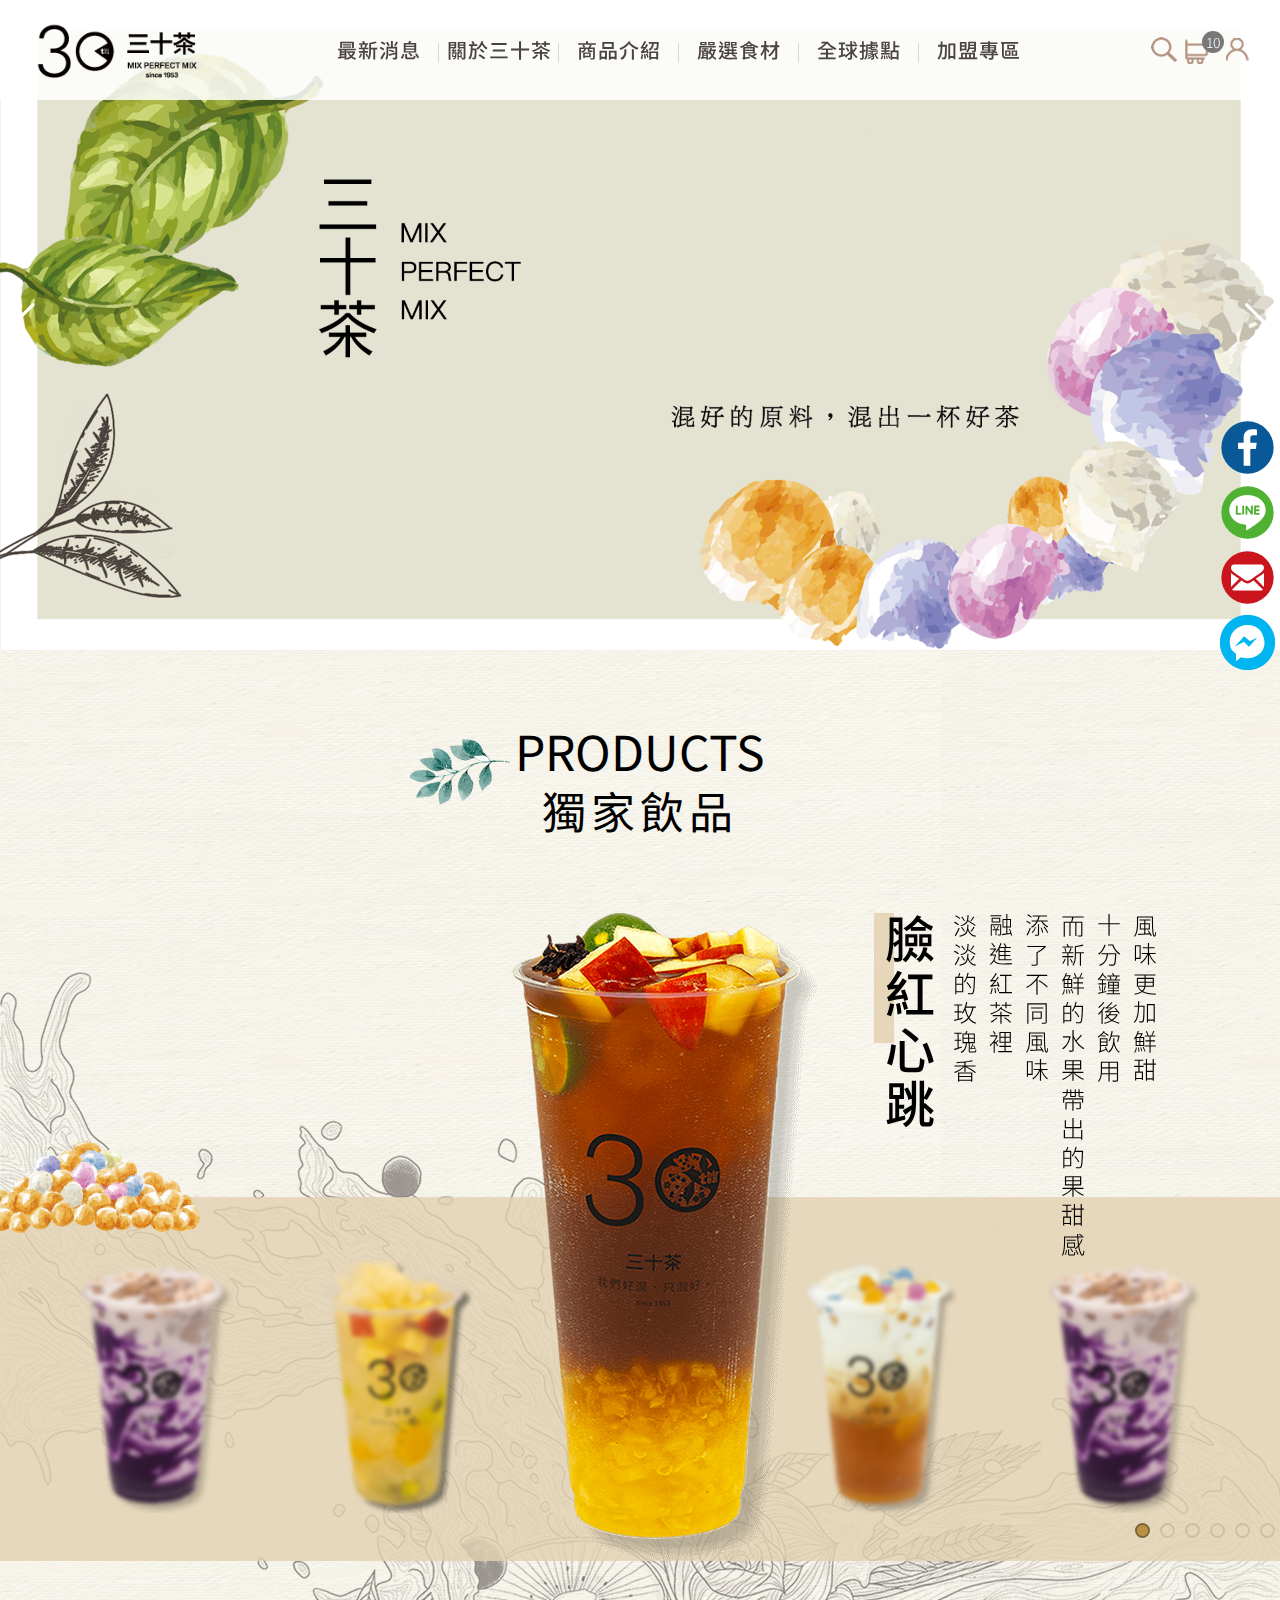
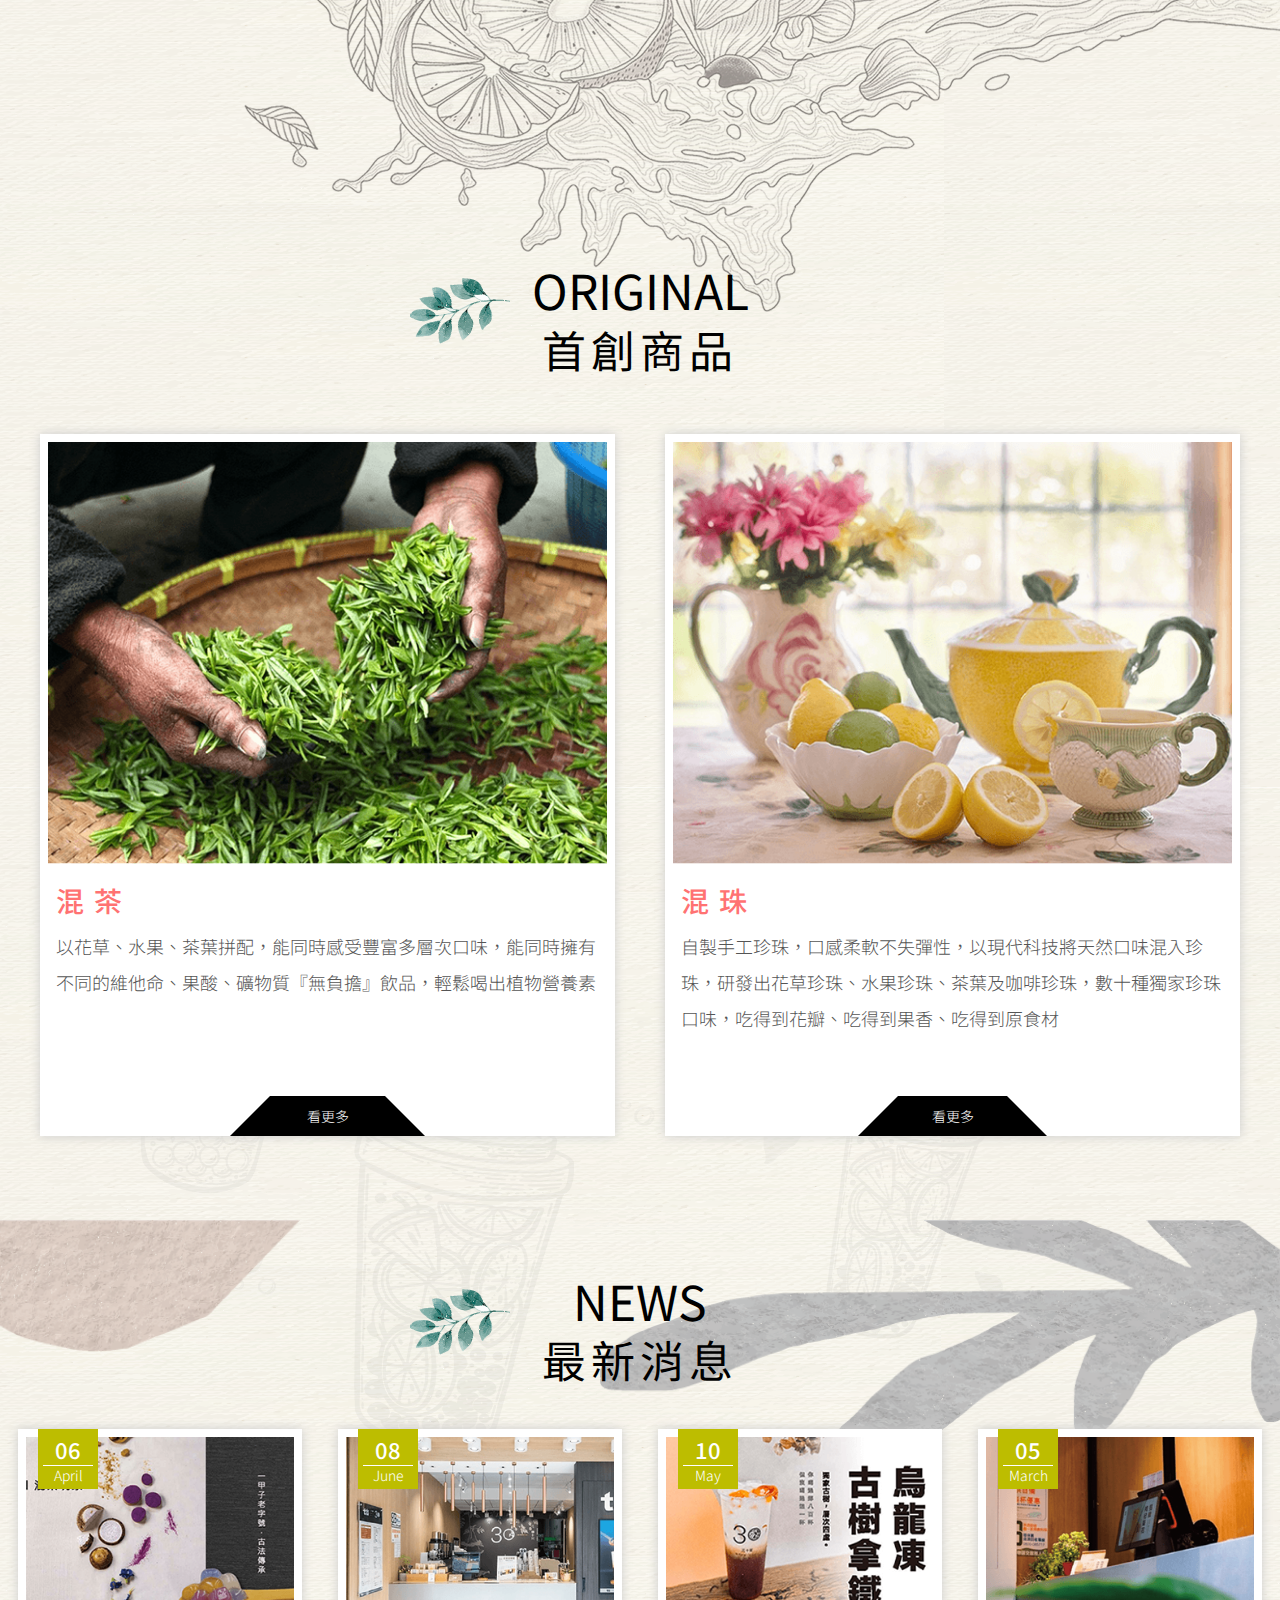
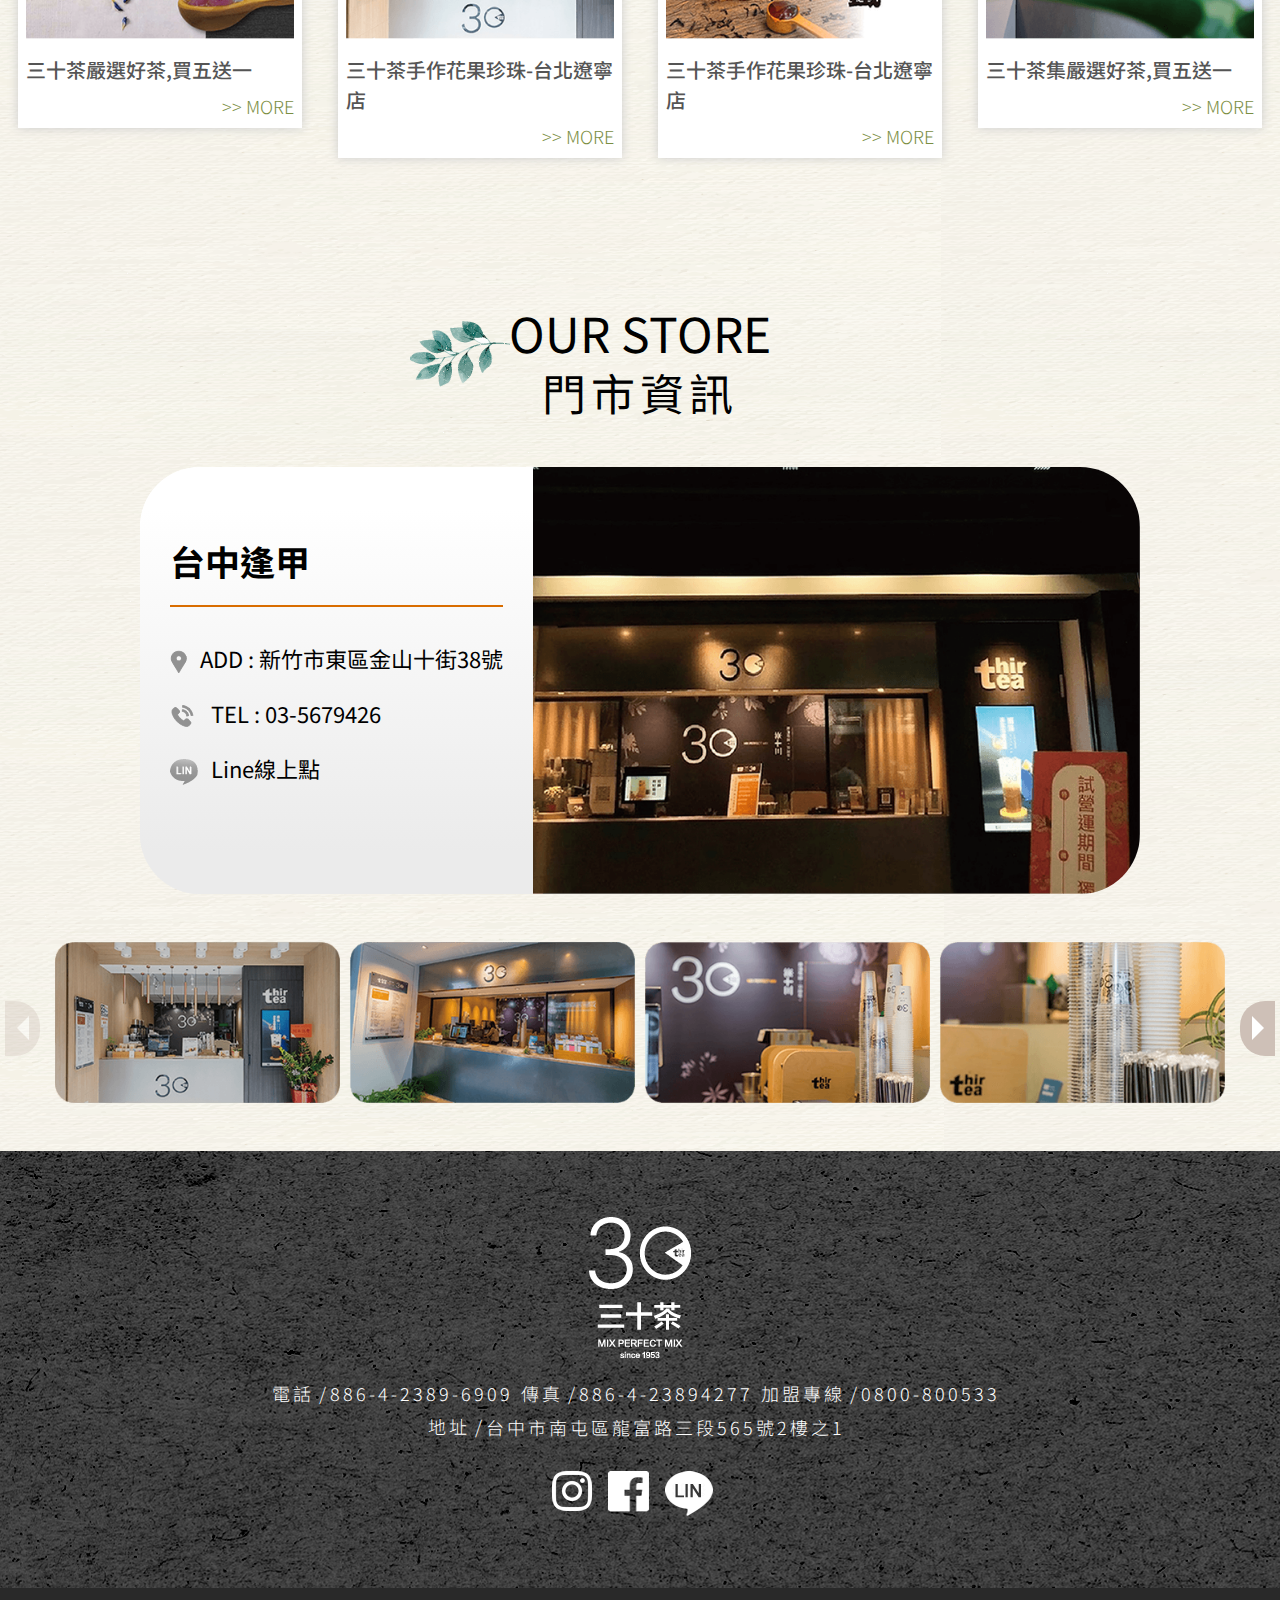
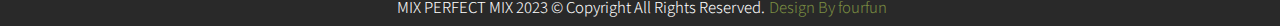
<file: index.html>
<!doctype html>
<html>

<head>
	<meta charset="utf-8">
	<title>三十茶</title>
	<meta name="viewport" content="width=device-width, initial-scale=1, maximum-scale=1, user-scalable=no">
	<meta http-equiv="X-UA-Compatible" content="IE=edge,chrome=1" />
	<meta name="format-detection" content="telephone=no">
	<link rel="stylesheet" type="text/css" href="css/plugin.css">
    <link rel="stylesheet" href="css/bootstrap.min.css" />
	<link rel="stylesheet" type="text/css" href="css/styles.css">
	<script type="text/javascript" src="js/jquery.js"></script>
	<script type="text/javascript" src="js/plugin.js"></script>
	<script type="text/javascript" src="js/bootstrap.min.js"></script>
	<!--[if lt IE 9]><script src="http://html5shiv.googlecode.com/svn/trunk/html5.js"></script> <![endif]-->
	<!-- Arno Custom Head Info Start -->
	<meta name="keywords" content="" />
	<meta name="description" content="" />
	<meta property="og:image" content="" />
	<meta property="og:title" content="" />
	<meta property="og:url" content="" />
	<meta property="og:description" content="" />
	<meta property="og:type" content="article" />
	<meta property="og:locale" content="zh_TW" />
	<meta property="og:site_name" content="" />
	<meta name="copyright" content="" />
	<meta name="Author" content="" />
	<!-- Arno Custom Head Info End -->
</head>
<body class="index">
	<div id="fb-root"></div>
	<script>(function(d, s, id) {
			var js, fjs = d.getElementsByTagName(s)[0];
			if (d.getElementById(id)) return;
			js = d.createElement(s); js.id = id;
			js.src = 'https://connect.facebook.net/zh_TW/sdk.js#xfbml=1&version=v3.2';
			fjs.parentNode.insertBefore(js, fjs);
	}(document, 'script', 'facebook-jssdk'));</script>
	<header class="header">
		<div class="wsmenucontent overlapblackbg"></div>
		<div class="row_top wrap_all">
			<div class="menu_top_left">
				<div>
					<a href="index.html" class="logo">
						<img class="svg" src="images/logo.png" alt="">
					</a>
				</div>
				<a id="navToggle" class="animated-arrow slideLeft"><span></span></a>
			</div>
			<div class="menu_top_all">                                                                         
				<nav class="wsmenu slideLeft clearfix">
					<div class="d-block d-xl-none mb-4 text-center">
						<div class="mb-4">
							<a href="index.html" class="logo">
								<img src="images/logo.png" alt=""><br>
							</a>
						</div>
						<div class="menu_icon">
							<a href="" class="m-2">
								<img src="images/menu_icon1.svg" alt="">
							</a>
							<a href="" class="m-2">
								<img src="images/menu_icon2.svg" alt="">
							</a>
							<a href="" class="m-2">
								<img src="images/menu_icon3.svg" alt="">
							</a>
							<a href="" class="m-2">
								<img src="images/menu_icon4.svg" alt="">
							</a>
						</div>
					</div>
					<ul class="mobile-sub wsmenu-list" itemscope itemtype="https://www.schema.org/SiteNavigationElement">
						<li itemprop="name">
							<a href="#">
								<img src="images/menu_leaf.png" alt="" srcset="">
								最新消息</a>
						</li>
						<li itemprop="name">
							<a href="about.html">
								<img src="images/menu_leaf.png" alt="" srcset="">
								關於三十茶</a>
						</li>
						<li itemprop="name">
							<a href="#">							
								<img src="images/menu_leaf.png" alt="" srcset="">
								商品介紹</a>
							<ul class="wsmenu-submenu">
								<li>
									<a href="#">有機鮮採白木耳</a>
								</li>
								<li>
									<a href="#">招牌枸杞菊花</a>
								</li>
								<li>
									<a href="#">手打芋泥珍珠拿鐵</a>
								</li>
								<li>
									<a href="#">混珠情境烏龍拿鐵</a>
								</li>
								<li>
									<a href="#">烏龍棟古樹拿鐵</a>
								</li>
								<li>
									<a href="#">臉紅心跳</a>
								</li>
							</ul>
						</li>
						<li itemprop="name">
							<a href="#">
								<img src="images/menu_leaf.png" alt="" srcset="">
								嚴選食材</a>
						</li>
						<li itemprop="name">
							<a href="#">
								<img src="images/menu_leaf.png" alt="" srcset="">
								全球據點</a>
						</li>
						<li itemprop="name">
							<a href="#">
								<img src="images/menu_leaf.png" alt="" srcset="">
								加盟專區</a>
						</li>
						<!-- <li itemprop="name">
							<a href="#">
								<img src="images/menu_leaf.png" alt="" srcset="">
								線上點單</a>
						</li>
						<li itemprop="name">
							<a href="#">
								<img src="images/menu_leaf.png" alt="" srcset="">
								三十茶商城</a>
						</li> -->
					</ul>
				</nav>
			</div>
			<div class="menu_top_right d-flex">
				<div id="search" class="d-flex align-items-center justify-content-center mx-2">
					<img class="svg" src="images/search.png" alt="">
				</div>
				<div id="cart" class="d-flex align-items-center">
					<div class="position-relative">
						<img src="images/cart.png" alt="">
						<span class="cart_num">10</span>
					</div>
				</div>
				<a href="#" class="mx-3 d-flex align-items-center justify-content-center">
					<img src="images/member.png" alt="">
				</a>
			</div>
		</div>
		<div id="cartInfo-wrap" class="animated fadeIn">
			<div class="wrapper">
				<div class="cartList">
					<div class="row_">
						<div class="img"><img src="images/prd.png" alt=""><span>商品名稱</span></div>
						<div class="quantity">數量 : 1</div>
						<div class="price">$ 100</div>
					</div>
					<div class="row_">
						<div class="img"><img src="images/prd.png" alt=""><span>商品名稱</span></div>
						<div class="quantity">數量 : 1</div>
						<div class="price">$ 100</div>
					</div>
					<div class="row_">
						<div class="img"><img src="images/prd.png" alt=""><span>商品名稱</span></div>
						<div class="quantity">數量 : 1</div>
						<div class="price">$ 100</div>
					</div>
				</div>
				<div class="total">
					<span class="price">總計 : $ 300</span>
					<a class="main_btn" href="cart.html">結帳</a>
				</div>
			</div>
		</div>
	</header>

	<div id="search-wrap" class="animated fadeIn">
		<form action="">
			<input type="search" name="" id="" placeholder="SEARCH">
			<button><img src="images/search.svg" alt=""></button>
		</form>
	</div>

	<div class="banner">
		<div class="swiper-container">
			<div class="swiper-wrapper">
				<div class="swiper-slide">
					<a href="">
						<picture>
							<source srcset="images/banner_s.jpg" media="(max-width: 1024px)" />
							<img src="images/banner.png" alt="" class="w-100" />
						</picture>
					</a>
				</div>
				<div class="swiper-slide">
					<a href="">
						<picture>
							<source srcset="images/banner2_s.jpg" media="(max-width: 1024px)" />
							<img src="images/banner2.png" alt="" class="w-100" />
						</picture>
					</a>
				</div>
			</div>
			<div class="swiper-button-next"></div>
			<div class="swiper-button-prev"></div>
			<div class="swiper-pagination"></div>
		</div>
	</div>

	<div class="bread-crumbs">
		<ol itemscope="" itemtype="http://schema.org/breadcrumbList" id="breadcrumbs">
			<li itemprop="itemListElement" itemscope="" itemtype="http://schema.org/ListItem">
				<a itemprop="item" href="https://www.sesameoil.com.tw/" title="茶山宴企業社">
					<span itemprop="name">首頁</span>
				</a>
				<meta itemprop="position" content="1">
			</li>
		</ol>
	</div>
	
	<section class="index_prd">
		<div class="pt-lg-5">
			<h2 class="page-title my-4 text-center">
				<img src="images/title_leaf.png" alt="" srcset="">
				<div>
					<div class="second">				
						PRODUCTS</div>
					<span class="main my-2">
						<span">獨家飲品</span>
					</span>
				</div>
			</h2>
		</div>
		<div class="container">
			<div class="product-detail">
				<div class="product-view">
					<div class="row">
						<div class="product-img col-lg-12">
							<div class="show-box-wrap">
								<div class="swiper-container product_box align-content-end">
									<div class="swiper-wrapper">
										<div class="swiper-slide d-flex w-100 justify-content-center">
											<div class="prd_img">
												<img src="images/prd_b1.png">
											</div>
											<div class="info">
												<span class="title">臉紅心跳</span><br>
												<span class="txt">淡淡的玫瑰香<br>
													融進紅茶裡<br>
													添了不同風味<br>
													而新鮮的水果帶出的果甜感<br>
													十分鐘後飲用<br>
													風味更加鮮甜<br>
												</span>
											</div>
										</div>
										<div class="swiper-slide d-flex w-100 justify-content-center">
											<div class="prd_img">
												<img src="images/prd_b2.png">
											</div>
											<div class="info">
												<span class="title">臉紅心跳</span><br>
												<span class="txt">淡淡的玫瑰香<br>
													融進紅茶裡<br>
													添了不同風味<br>
													而新鮮的水果帶出的果甜感<br>
													十分鐘後飲用<br>
													風味更加鮮甜<br>
												</span>
											</div>
										</div>
										<div class="swiper-slide d-flex w-100 justify-content-center">
											<div class="prd_img">
												<img src="images/prd_b1.png">
											</div>
											<div class="info">
												<span class="title">臉紅心跳</span><br>
												<span class="txt">淡淡的玫瑰香<br>
													融進紅茶裡<br>
													添了不同風味<br>
													而新鮮的水果帶出的果甜感<br>
													十分鐘後飲用<br>
													風味更加鮮甜<br>
												</span>
											</div>
										</div>
										<div class="swiper-slide d-flex w-100 justify-content-center">
											<div class="prd_img">
												<img src="images/prd_b2.png">
											</div>
											<div class="info">
												<span class="title">臉紅心跳</span><br>
												<span class="txt">淡淡的玫瑰香<br>
													融進紅茶裡<br>
													添了不同風味<br>
													而新鮮的水果帶出的果甜感<br>
													十分鐘後飲用<br>
													風味更加鮮甜<br>
												</span>
											</div>
										</div>
										<div class="swiper-slide d-flex w-100 justify-content-center">
											<div class="prd_img">
												<img src="images/prd_b1.png">
											</div>
											<div class="info">
												<span class="title">臉紅心跳</span><br>
												<span class="txt">淡淡的玫瑰香<br>
													融進紅茶裡<br>
													添了不同風味<br>
													而新鮮的水果帶出的果甜感<br>
													十分鐘後飲用<br>
													風味更加鮮甜<br>
												</span>
											</div>
										</div>
										<div class="swiper-slide d-flex w-100 justify-content-center">
											<div class="prd_img">
												<img src="images/prd_b2.png">
											</div>
											<div class="info">
												<span class="title">臉紅心跳</span><br>
												<span class="txt">淡淡的玫瑰香<br>
													融進紅茶裡<br>
													添了不同風味<br>
													而新鮮的水果帶出的果甜感<br>
													十分鐘後飲用<br>
													風味更加鮮甜<br>
												</span>
											</div>
										</div>
									</div>
								</div>
							</div>
							<div class="thumbsSlider_out mb-5 text-center">
								<div thumbsSlider="" class="swiper-container thumbsSlider_prd">
									<div class="swiper-wrapper">
										<div class="swiper-slide">
											<img src="images/prd1.png" />
										</div>
										<div class="swiper-slide">
											<img src="images/prd2.png" />
										</div>
										<div class="swiper-slide">
											<img src="images/prd3.png" />
										</div>
										<div class="swiper-slide">
											<img src="images/prd4.png" />
										</div>
										<div class="swiper-slide">
											<img src="images/prd1.png" />
										</div>
										<div class="swiper-slide">
											<img src="images/prd2.png" />
										</div>
										<div class="swiper-slide">
											<img src="images/prd3.png" />
										</div>
										<div class="swiper-slide">
											<img src="images/prd4.png" />
										</div>
										<div class="swiper-slide">
											<img src="images/prd1.png" />
										</div>
										<div class="swiper-slide">
											<img src="images/prd2.png" />
										</div>
										<div class="swiper-slide">
											<img src="images/prd3.png" />
										</div>
									</div>
								</div>
								<div class="swiper-pagination"></div>
							</div>
						</div>
					</div>
				</div>
			</div>
		</div>
	</section>

	<section class="index_og pb-5">
		<div class="og_left1">
			<img class="wow fadeInDown animated" src="images/og_bg6.png" alt="" data-wow-duration="1.5s" data-wow-delay="0s">
		</div>
		<div class="og_left2">
			<img class="wow fadeInDown animated" src="images/og_bg4.png" alt="" data-wow-duration="1.5s" data-wow-delay="0s">
		</div>
		<div class="og_left3">
			<img class="wow fadeInDown animated" src="images/og_bg1.png" alt="" data-wow-duration="1.5s" data-wow-delay="0s">
		</div>
		<div class="og_right1">
			<img class="wow fadeInDown animated" src="images/og_bg5.png" alt="" data-wow-duration="1.5s" data-wow-delay="0s">
		</div>
		<div class="og_right2">
			<img class="wow fadeInDown animated" src="images/og_bg2.png" alt="" data-wow-duration="1.5s" data-wow-delay="0s">
		</div>
		<div class="og_right3">
			<img class="wow fadeInDown animated" src="images/og_bg3.png" alt="" data-wow-duration="1.5s" data-wow-delay="0s">
		</div>
		<h2 class="page-title my-5 text-center">
			<img src="images/title_leaf.png" alt="" srcset="">
			<div>
				<div class="second">				
					ORIGINAL</div>
				<span class="main mt-2">
					<span class="col-auto">首創商品</span>
				</span>
			</div>
		</h2>
		<div class="container">
			<div class="row contain">
				<div class="col-lg-6 col-12">
					<div class="og_list mb-3">
						<a href="#" class="d-flex flex-column justify-content-around">
							<img src="images/og1.png" alt="" class="p-2">
							<div class="info px-3">
								<div class="title">
									混茶
								</div>
								<div class="info">
									以花草、水果、茶葉拼配，能同時感受豐富多層次口味，能同時擁有不同的維他命、果酸、礦物質『無負擔』飲品，輕鬆喝出植物營養素
								</div>
							</div>
							<div>
								<a href="#" class="more text-center mt-4">
									看更多
								</a>
							</div>
						</a>
					</div>
				</div>
				<div class="col-lg-6 col-12">
					<div class="og_list mb-3">
						<a href="#">
							<img src="images/og2.png" alt="" class="p-2">
							<div class="info px-3">
								<div class="title">
									混珠
								</div>
								<div class="info">
									自製手工珍珠，口感柔軟不失彈性，以現代科技將天然口味混入珍珠，研發出花草珍珠、水果珍珠、茶葉及咖啡珍珠，數十種獨家珍珠口味，吃得到花瓣、吃得到果香、吃得到原食材
								</div>
								<a href="#" class="more text-center mt-4">
									看更多
								</a>
							</div>
						</a>
					</div>
				</div>
			</div>
		</div>
	</section>

	<section class="index_news pt-5 pb-5">
		<h2 class="page-title my-4 text-center">
			<img src="images/title_leaf.png" alt="" srcset="">
			<div>
				<div class="second">				
					NEWS</div>
				<span class="main">
					<span class="col-auto">最新消息</span>
				</span>
			</div>
		</h2>
		<div class="container">
			<div class="row text-center">
				<div class="col-lg-3 col-sm-6 col-12 mb-2 p-2 text-right">
					<div class="news_list">
						<a href="#">
							<div class="tag text-center">
								<div class="date">06</div>
								<div class="month">April</div>
							</div>
							<img src="images/news1.png" alt="" class="p-2">
							<div class="info p-2">
								<div class="title">
									三十茶嚴選好茶,買五送一
								</div>
								<a href="#" class="more d-block w-100 mt-2">
									>> MORE
								</a>
							</div>
						</a>
					</div>
				</div>
				<div class="col-lg-3 col-sm-6 col-12 mb-2 p-2">
					<div class="news_list">
						<a href="#">
							<div class="tag text-center">
								<div class="date">08</div>
								<div class="month">June</div>
							</div>
							<img src="images/news2.png" alt="" class="p-2">
							<div class="info p-2">
								<div class="title">
									三十茶手作花果珍珠-台北遼寧店
								</div>
								<a href="#" class="more d-block w-100 mt-2">
									>> MORE
								</a>
							</div>
						</a>
					</div>
				</div>
				<div class="col-lg-3 col-sm-6 col-12 mb-2 p-2">
					<div class="news_list">
						<a href="#">
							<div class="tag text-center">
								<div class="date">10</div>
								<div class="month">May</div>
							</div>
							<img src="images/news3.png" alt="" class="p-2">
							<div class="info p-2">
								<div class="title">
									三十茶手作花果珍珠-台北遼寧店
								</div>
								<a href="#" class="more d-block w-100 mt-2">
									>> MORE
								</a>
							</div>
						</a>
					</div>
				</div>
				<div class="col-lg-3 col-sm-6 col-12 mb-2 p-2">
					<div class="news_list">
						<a href="#">
							<div class="tag">
								<div class="date">05</div>
								<div class="month">March</div>
							</div>
							<img src="images/news4.png" alt="" class="p-2">
							<div class="info p-2">
								<div class="title">
									三十茶集嚴選好茶,買五送一
								</div>
								<a href="#" class="more d-block w-100 mt-2">
									>> MORE
								</a>
							</div>
						</a>
					</div>
				</div>
			</div>
		</div>
	</section>
	
	<section class="index_store overflow-hidden pt-lg-5 pb-5">
		<h2 class="page-title my-4 text-center">
			<img src="images/title_leaf.png" alt="" srcset="">
			<div>
				<div class="second">				
					OUR STORE</div>
				<span class="main mt-2">
					<span class="col-auto">門市資訊</span>
				</span>
			</div>
		</h2>
		<div class="container">
			<div class="store-detail">
				<div class="store-view">
					<div class="row">
						<div class="store-img col-lg-12">
							<div class="show-box-wrap overflow-hidden position-relative">
								<div class="swiper-container store_box">
									<div class="swiper-wrapper my-4">
										<div class="swiper-slide d-flex">
											<div class="info">
												<div class="name">台中逢甲</div>
												<div class="add mt-4">
													<img src="images/map.png" class="img mr-2">
													ADD : 新竹市東區金山十街38號</div>
												<div class="tel">
													<img src="images/tel.png" class="img mr-2">
													TEL : 03-5679426</div>
												<div class="line">
													<img src="images/line.png" class="img mr-2">
													Line線上點</div>
											</div>
											<img src="images/store_b1.png" class="img">
										</div>
										<div class="swiper-slide d-flex">
											<div class="info">
												<div class="name">台中逢甲</div>
												<div class="add mt-4">
													<img src="images/map.png" class="img mr-2">
													ADD : 新竹市東區金山十街38號</div>
												<div class="tel">
													<img src="images/tel.png" class="img mr-2">
													TEL : 03-5679426</div>
												<div class="line">
													<img src="images/line.png" class="img mr-2">
													Line線上點</div>
											</div>
											<img src="images/store_b2.png" class="img">
										</div>
										<div class="swiper-slide d-flex">
											<div class="info">
												<div class="name">台中逢甲</div>
												<div class="add mt-4">
													<img src="images/map.png" class="img mr-2">
													ADD : 新竹市東區金山十街38號</div>
												<div class="tel">
													<img src="images/tel.png" class="img mr-2">
													TEL : 03-5679426</div>
												<div class="line">
													<img src="images/line.png" class="img mr-2">
													Line線上點</div>
											</div>
											<img src="images/store_b1.png" class="img">
										</div>
										<div class="swiper-slide d-flex">
											<div class="info">
												<div class="name">台中逢甲</div>
												<div class="add mt-4">
													<img src="images/map.png" class="img mr-2">
													ADD : 新竹市東區金山十街38號</div>
												<div class="tel">
													<img src="images/tel.png" class="img mr-2">
													TEL : 03-5679426</div>
												<div class="line">
													<img src="images/line.png" class="img mr-2">
													Line線上點</div>
											</div>
											<img src="images/store_b2.png" class="img">
										</div>
										<div class="swiper-slide d-flex">
											<div class="info">
												<div class="name">台中逢甲</div>
												<div class="add mt-4">
													<img src="images/map.png" class="img mr-2">
													ADD : 新竹市東區金山十街38號</div>
												<div class="tel">
													<img src="images/tel.png" class="img mr-2">
													TEL : 03-5679426</div>
												<div class="line">
													<img src="images/line.png" class="img mr-2">
													Line線上點</div>
											</div>
											<img src="images/store_b1.png" class="img">
										</div>
									</div>
								</div>
							</div>
							<div class="thumbsSlider_out position-relative mt-4">
								<div thumbsSlider="" class="swiper-container thumbsSlider">
									<div class="swiper-wrapper">
										<div class="swiper-slide">
											<img src="images/store1.png" />
										</div>
										<div class="swiper-slide">
											<img src="images/store2.png" />
										</div>
										<div class="swiper-slide">
											<img src="images/store3.png" />
										</div>
										<div class="swiper-slide">
											<img src="images/store4.png" />
										</div>
										<div class="swiper-slide">
											<img src="images/store1.png" />
										</div>
									</div>
								</div>
								<div class="swiper-button-next"></div>
								<div class="swiper-button-prev"></div>
							</div>
						</div>
					</div>
				</div>
			</div>
		</div>
	</section>

	<footer class="footer">
		<div class="footer-top py-3">
			<div class="wrap_all">
				<div class="row">
					<div class="col-12 mb-lg-4 mb-5 text-center">
						<img src="images/footer_logo.png" alt="">
					</div>
					<div class="col-12">
						<ul class="d-flex justify-content-center align-items-center flex-wrap" style="list-style-type: none;">
							<li class="d-flex align-items-center mb-1 mr-2">
								<span class="mr-3 col-auto p-0">電話</span><a href="tel:04-2389-6909" class="txt">886-4-2389-6909</a>
							</li>
							<li class="d-flex align-items-center mb-1 mr-2">
								<span class="mr-3 p-0">傳真</span><a href="#" class="txt">886-4-23894277</a>
							</li>
							<li class="d-flex align-items-center mb-1 mr-2">
								<span class="mr-3 p-0">加盟專線</span><a href="#" class="txt">0800-800533</a>
							</li>
							<li class="d-flex align-items-center mb-1 mr-2">
								<span class="mr-3 p-0">地址</span><span class="txt pb-1">台中市南屯區龍富路三段565號2樓之1</span>
							</li>
						</ul>
						<div class="share_icon d-flex justify-content-center align-items-start mt-4">
							<a href="" class="mr-3"><img src="images/f_icon1.png" alt=""></a>
							<a href="" class="mr-3"><img src="images/f_icon2.png" alt=""></a>
							<a href="" class="mr-3"><img src="images/f_icon3.png" alt=""></a>
						</div>
					</div>
				</div>
			</div>
		</div>
		<div class="copy-right col-12 d-flex justify-content-center align-content-center flex-wrap py-2 pc">
			<div class="mx-1">
				MIX PERFECT MIX 2023 © Copyright All Rights Reserved.
			</div>
			<div class="design">
				Design By <a href="">fourfun</a>
			</div>         
		</div>
	</footer>
	
	
	<div id="right-fixed" class="pc">
		<div class="icons">
			<a href="#"><img src="images/fixed_right1.svg" alt=""></a>
			<a href="#"><img src="images/fixed_right2.svg" alt=""></a>
			<a href="#"><img src="images/fixed_right3.svg" alt=""></a>
			<!-- <a href="#"><img src="images/fixed_right4.png" alt=""></a> -->
			<!-- <a href="#"><img src="images/fixed_right5.png" alt=""></a> -->
			<a href="#"><img src="images/fixed_right6.png" alt=""></a>
		</div>
	</div>

	<div id="fixed-bottom_n" class="mobile">
		<div class="fixed-box row ml-0 mr-0">
			<div class="col">
				<a href=""><span><img src="images/menu_icon1.svg"></span></a>
			</div>
			<div class="col">
				<a href=""><span><img src="images/menu_icon2.svg"></span></a>
			</div>
			<div class="col">
				<a href=""><span><img src="images/menu_icon3.svg"></span></a>
			</div>
			<div class="col">
				<a href=""><span><img src="images/menu_icon4.svg"></span></a>
			</div>
		</div>
	</div>

	<div class="goTop"><span class="topicon"></span></div>
    
	<script type="text/javascript" src="js/script.js"></script>
	<script>
		$(document).ready(function () {
			
		});
	</script>
</body>

</html>
</file>
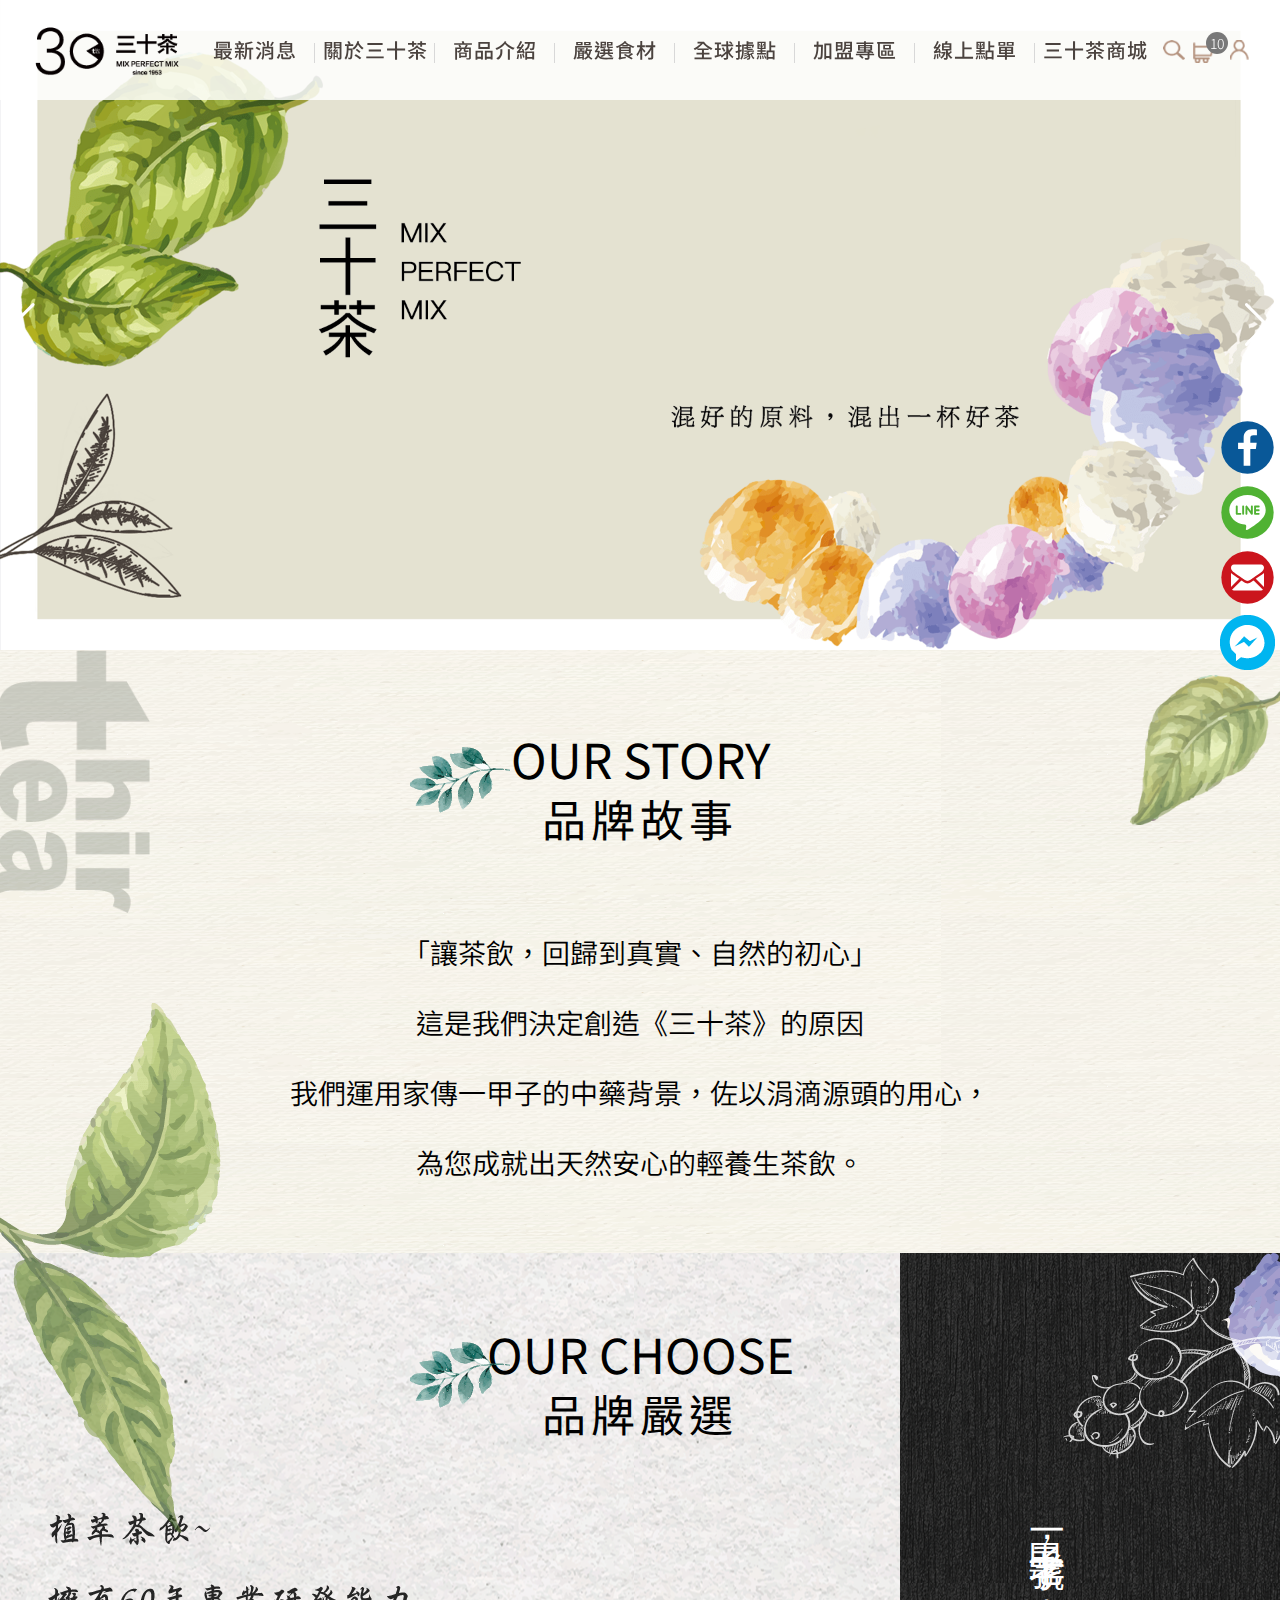
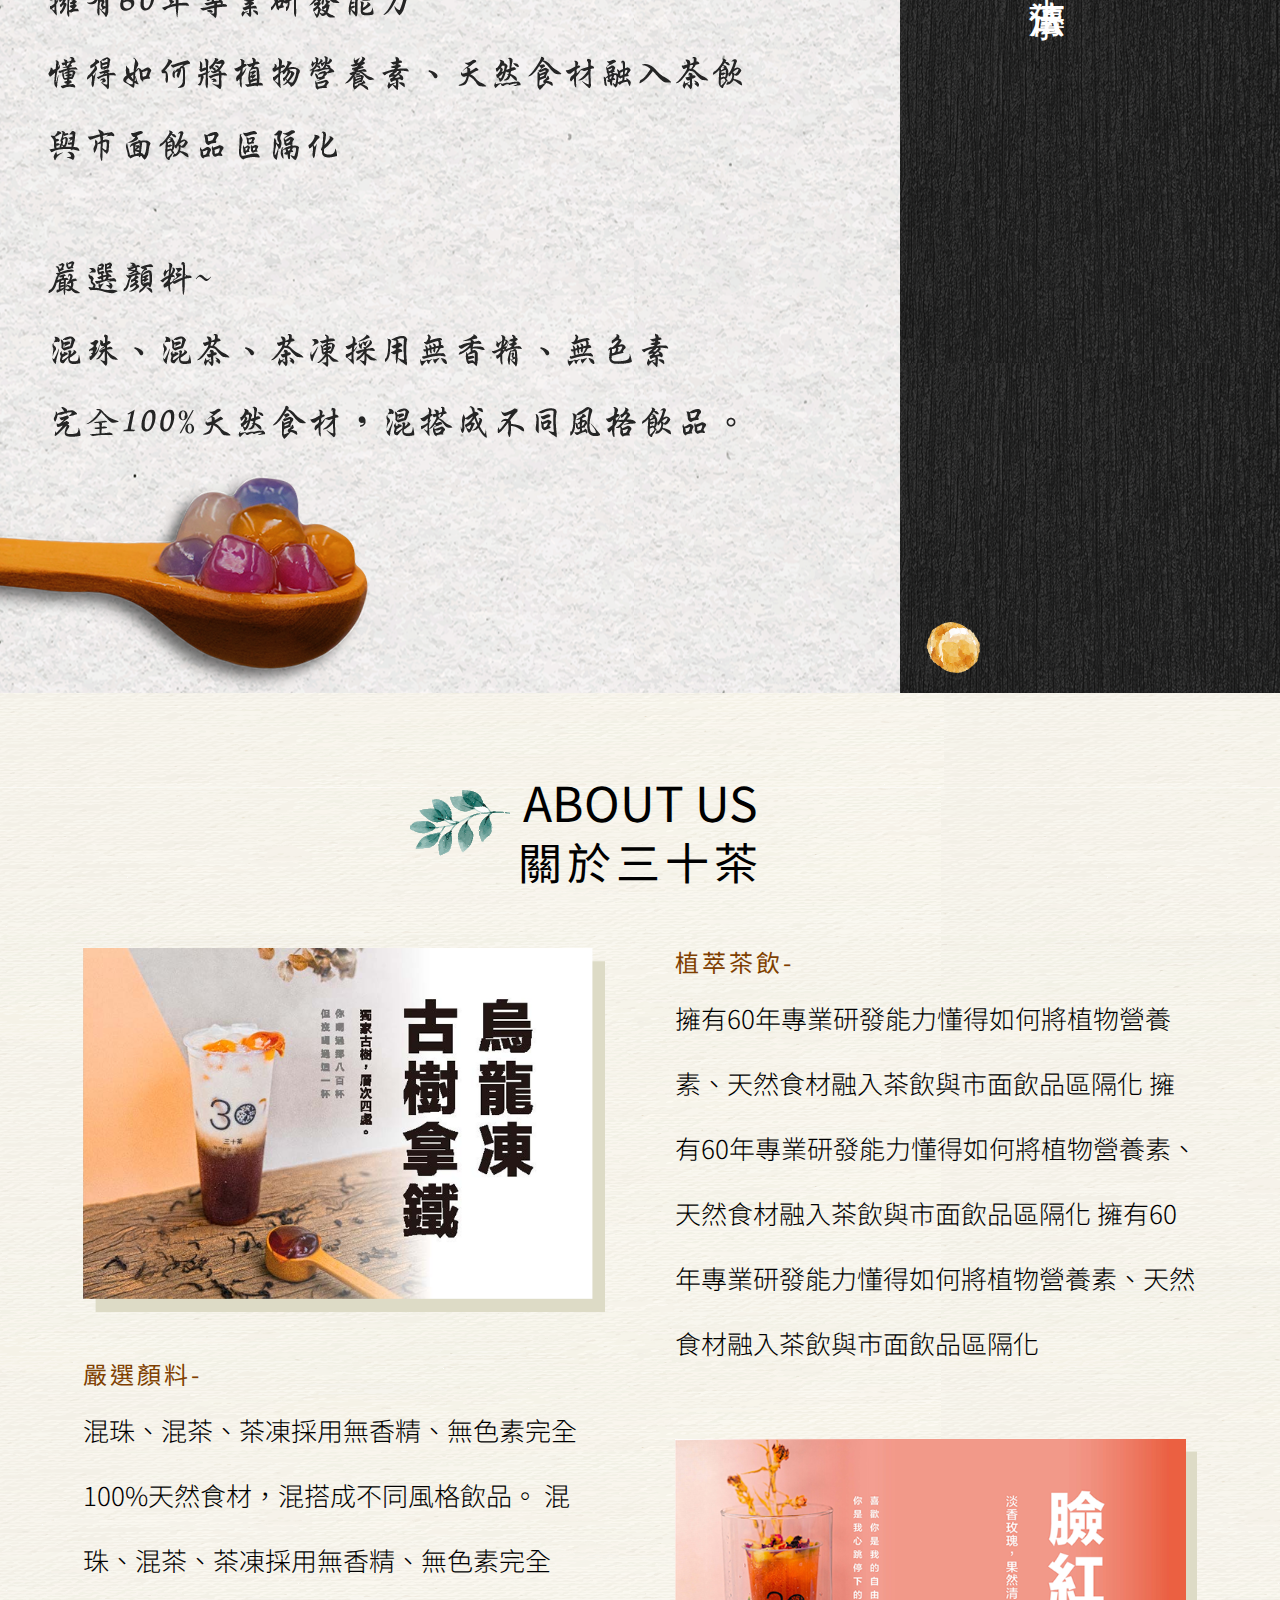
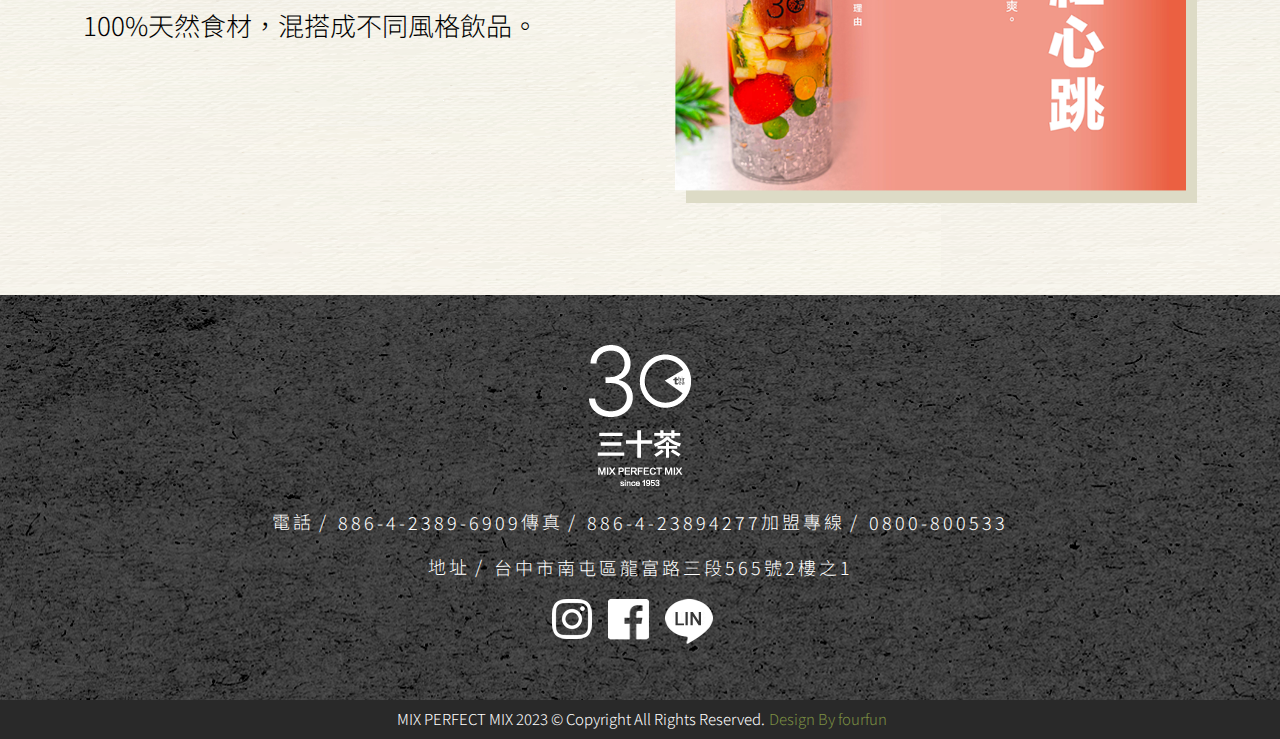
<file: about.html>
<!doctype html>
<html>

<head>
	<meta charset="utf-8">
	<title>三十茶</title>
	<meta name="viewport" content="width=device-width, initial-scale=1, maximum-scale=1, user-scalable=no">
	<meta http-equiv="X-UA-Compatible" content="IE=edge,chrome=1" />
	<meta name="format-detection" content="telephone=no">
	<link rel="stylesheet" type="text/css" href="css/plugin.css">
    <link rel="stylesheet" href="css/bootstrap.min.css" />
	<link rel="stylesheet" type="text/css" href="css/styles.css">
	<script type="text/javascript" src="js/jquery.js"></script>
	<script type="text/javascript" src="js/plugin.js"></script>
	<script type="text/javascript" src="js/bootstrap.min.js"></script>
	<!--[if lt IE 9]><script src="http://html5shiv.googlecode.com/svn/trunk/html5.js"></script> <![endif]-->
	<!-- Arno Custom Head Info Start -->
	<meta name="keywords" content="" />
	<meta name="description" content="" />
	<meta property="og:image" content="" />
	<meta property="og:title" content="" />
	<meta property="og:url" content="" />
	<meta property="og:description" content="" />
	<meta property="og:type" content="article" />
	<meta property="og:locale" content="zh_TW" />
	<meta property="og:site_name" content="" />
	<meta name="copyright" content="" />
	<meta name="Author" content="" />
	<!-- Arno Custom Head Info End -->
</head>
<body class="about">
	<div id="fb-root"></div>
	<script>(function(d, s, id) {
			var js, fjs = d.getElementsByTagName(s)[0];
			if (d.getElementById(id)) return;
			js = d.createElement(s); js.id = id;
			js.src = 'https://connect.facebook.net/zh_TW/sdk.js#xfbml=1&version=v3.2';
			fjs.parentNode.insertBefore(js, fjs);
	}(document, 'script', 'facebook-jssdk'));</script>
	<header class="header">
		<div class="wsmenucontent overlapblackbg"></div>
		<div class="row_top wrap_all">
			<div class="menu_top_left">
				<div>
					<a href="index.html" class="logo">
						<img class="svg" src="images/logo.png" alt="">
					</a>
				</div>
				<a id="navToggle" class="animated-arrow slideLeft"><span></span></a>
			</div>
			<div class="menu_top_all">                                                                         
				<nav class="wsmenu slideLeft clearfix">
					<ul class="mobile-sub wsmenu-list" itemscope itemtype="https://www.schema.org/SiteNavigationElement">
						<li itemprop="name">
							<a href="#">最新消息</a>
						</li>
						<li itemprop="name" class="active">
							<a href="about.html">關於三十茶</a>
						</li>
						<li itemprop="name">
							<a href="#">							
								<img src="images/menu_leaf.png" alt="" srcset="">
								商品介紹</a>
							<ul class="wsmenu-submenu">
								<li>
									<a href="#">有機鮮採白木耳</a>
								</li>
								<li>
									<a href="#">招牌枸杞菊花</a>
								</li>
								<li>
									<a href="#">手打芋泥珍珠拿鐵</a>
								</li>
								<li>
									<a href="#">混珠情境烏龍拿鐵</a>
								</li>
								<li>
									<a href="#">烏龍棟古樹拿鐵</a>
								</li>
								<li>
									<a href="#">臉紅心跳</a>
								</li>
							</ul>
						</li>
						<li itemprop="name">
							<a href="#">嚴選食材</a>
						</li>
						<li itemprop="name">
							<a href="#">全球據點</a>
						</li>
						<li itemprop="name">
							<a href="#">加盟專區</a>
						</li>
						<li itemprop="name">
							<a href="#">線上點單</a>
						</li>
						<li itemprop="name">
							<a href="#">三十茶商城</a>
						</li>
					</ul>
				</nav>
			</div>
			<div class="menu_top_right d-flex">
				<div id="search" class="d-flex align-items-center justify-content-center mx-2">
					<img class="svg" src="images/search.png" alt="">
				</div>
				<div id="cart" class="d-flex align-items-center">
					<div class="position-relative">
						<img src="images/cart.png" alt="">
						<span class="cart_num">10</span>
					</div>
				</div>
				<a href="#" class="mx-3 d-flex align-items-center justify-content-center">
					<img src="images/member.png" alt="">
				</a>
			</div>
		</div>
		<div id="cartInfo-wrap" class="animated fadeIn">
			<div class="wrapper">
				<div class="cartList">
					<div class="row_">
						<div class="img"><img src="images/prd.png" alt=""><span>商品名稱</span></div>
						<div class="quantity">數量 : 1</div>
						<div class="price">$ 100</div>
					</div>
					<div class="row_">
						<div class="img"><img src="images/prd.png" alt=""><span>商品名稱</span></div>
						<div class="quantity">數量 : 1</div>
						<div class="price">$ 100</div>
					</div>
					<div class="row_">
						<div class="img"><img src="images/prd.png" alt=""><span>商品名稱</span></div>
						<div class="quantity">數量 : 1</div>
						<div class="price">$ 100</div>
					</div>
				</div>
				<div class="total">
					<span class="price">總計 : $ 300</span>
					<a class="main_btn" href="cart.html">結帳</a>
				</div>
			</div>
		</div>
	</header>

	<div id="search-wrap" class="animated fadeIn">
		<form action="">
			<input type="search" name="" id="" placeholder="SEARCH">
			<button><img src="images/search.svg" alt=""></button>
		</form>
	</div>
	<!-- <div class="bread-crumbs">
		<ol itemscope="" itemtype="http://schema.org/breadcrumbList" id="breadcrumbs">
			<li itemprop="itemListElement" itemscope="" itemtype="http://schema.org/ListItem">
				<a itemprop="item" href="https://www.sesameoil.com.tw/" title="茶山宴企業社">
					<span itemprop="name">首頁</span>
				</a>
				<meta itemprop="position" content="1">
			</li>
		</ol>
	</div> -->
	<div class="banner">
		<div class="swiper-container">
			<div class="swiper-wrapper">
				<div class="swiper-slide">
					<a href="">
						<picture>
							<source srcset="images/banner_s.jpg" media="(max-width: 1024px)" />
							<img src="images/banner.png" alt="" class="w-100" />
						</picture>
					</a>
				</div>
				<div class="swiper-slide">
					<a href="">
						<picture>
							<source srcset="images/banner2_s.jpg" media="(max-width: 1024px)" />
							<img src="images/banner2.png" alt="" class="w-100" />
						</picture>
					</a>
				</div>
			</div>
			<div class="swiper-button-next"></div>
			<div class="swiper-button-prev"></div>
			<div class="swiper-pagination"></div>
		</div>
	</div>
	
	<section class="story py-2">
		<div class="pt-lg-5">
			<h2 class="page-title my-4 text-center">
				<div class="title_img">
					<img src="images/title_leaf.png" alt="" srcset="">
				</div>
				<div>
					<div class="second">				
						OUR STORY</div>
					<span class="main my-2">
						<span class="col-auto">品牌故事</span>
					</span>
				</div>
			</h2>
			<div class="container txt text-center py-5">
				「讓茶飲，回歸到真實、自然的初心」<br>
				這是我們決定創造《三十茶》的原因<br>
				我們運用家傳一甲子的中藥背景，佐以涓滴源頭的用心，<br>
				為您成就出天然安心的輕養生茶飲。<br>
			</div>
		</div>
	</section>

	<section class="choose p-3 pb-5 p-lg-5">
		<h2 class="page-title my-4 text-center">
			<div class="title_img">
				<img src="images/title_leaf.png" alt="" srcset="">
			</div>
			<div>
				<div class="second">				
					OUR CHOOSE</div>
				<span class="main mt-2">
					<span class="col-auto">品牌嚴選</span>
				</span>
			</div>
		</h2>
		<div class="ch_left">
			<img src="images/og_bg4.png" alt="" srcset="">
		</div>
		<div class="txt py-5">
			<div class="left_txt">
				<div class="container">
					<div class="row">
						<div class="left1">
							<img src="images/ch_txt1.png" alt="" srcset="">
						</div>
						<div class="left2">
							<img src="images/ch_txt2.png" alt="" srcset="">
						</div>
					</div>
				</div>
			</div>
			<div class="right_txt text-center">
				<div class="container">
					<div class="row">
						<div class="right">
							一甲子老字號，古法傳承
						</div>
					</div>
				</div>
			</div>
		</div>
		<div class="ch_right">
			<img src="images/ch_bg5.png" alt="" srcset="">
		</div>
	</section>

	<section class="about_us py-2">
		<div class="p-lg-5">

			<h2 class="page-title my-4 text-center">
				<div class="title_img">
					<img src="images/title_leaf.png" alt="" srcset="">
				</div>
				<div>
					<div class="second">				
						ABOUT US</div>
					<span class="main">
						<span class="col-auto">關於三十茶</span>
					</span>
				</div>
			</h2>
			<div class="container py-3">
				<div class="row contain">
					<div class="col-md-6 col-12">
						<div class="about_list">
							<img src="images/about_us1.png" alt="" class="mb-5">
							<h4>嚴選顏料-</h4>
							<p>混珠、混茶、茶凍採用無香精、無色素完全100%天然食材，混搭成不同風格飲品。
								混珠、混茶、茶凍採用無香精、無色素完全100%天然食材，混搭成不同風格飲品。</p>
						</div>
					</div>
					<div class="col-md-6 col-12">
						<div class="about_list">
							<h4>植萃茶飲-</h4>
							<p>擁有60年專業研發能力懂得如何將植物營養素、天然食材融入茶飲與市面飲品區隔化
								擁有60年專業研發能力懂得如何將植物營養素、天然食材融入茶飲與市面飲品區隔化
								擁有60年專業研發能力懂得如何將植物營養素、天然食材融入茶飲與市面飲品區隔化</p>
							<img src="images/about_us2.png" alt="" class="mt-5">
						</div>
					</div>
				</div>
			</div>
		</div>
	</section>

	<footer class="footer view-an">
		<div class="footer-top">
			<div class="wrap_all">
				<div class="row">
					<div class="col-12 mb-lg-4 mb-5 text-center">
						<img src="images/footer_logo.png" alt="">
					</div>
					<div class="col-12">
						<ul class="d-flex justify-content-center align-items-center flex-wrap" style="list-style-type: none;">
							<li class="d-flex align-items-center mb-3">
								<span class="mr-3 col-auto p-0">電話</span><a href="tel:04-2389-6909" class="txt ml-2">886-4-2389-6909</a>
							</li>
							<li class="d-flex align-items-center mb-3">
								<span class="mr-3 p-0">傳真</span><a href="#" class="txt ml-2">886-4-23894277</a>
							</li>
							<li class="d-flex align-items-center mb-3">
								<span class="mr-3 p-0">加盟專線</span><a href="#" class="txt ml-2">0800-800533</a>
							</li>
							<li class="d-flex align-items-center mb-3">
								<span class="mr-3 p-0">地址</span><span class="txt ml-2 pb-1">台中市南屯區龍富路三段565號2樓之1</span>
							</li>
						</ul>
						<div class="share_icon d-flex justify-content-center align-items-start">
							<a href="" class="mr-3"><img src="images/f_icon1.png" alt=""></a>
							<a href="" class="mr-3"><img src="images/f_icon2.png" alt=""></a>
							<a href="" class="mr-3"><img src="images/f_icon3.png" alt=""></a>
						</div>
					</div>
				</div>
			</div>
		</div>
		<div class="copy-right col-12 d-flex justify-content-center align-content-center flex-wrap py-2">
			<div class="mx-1">
				MIX PERFECT MIX 2023 © Copyright All Rights Reserved.
			</div>
			<div class="design">
				Design By <a href="">fourfun</a>
			</div>         
		</div>
	</footer>
	
	
	<div id="right-fixed" class="pc">
		<div class="icons">
			<a href="#"><img src="images/fixed_right1.svg" alt=""></a>
			<a href="#"><img src="images/fixed_right2.svg" alt=""></a>
			<a href="#"><img src="images/fixed_right3.svg" alt=""></a>
			<!-- <a href="#"><img src="images/fixed_right4.png" alt=""></a> -->
			<!-- <a href="#"><img src="images/fixed_right5.png" alt=""></a> -->
			<a href="#"><img src="images/fixed_right6.png" alt=""></a>
		</div>
	</div>

	<div class="goTop"><span class="topicon"></span></div>
    
	<script type="text/javascript" src="js/script.js"></script>
	<script>
		$(document).ready(function () {
			
		});
	</script>
</body>

</html>
</file>
<file: css/styles.css>
@import url('https://fonts.googleapis.com/css?family=Noto+Sans+TC:300,400,500,700,900&display=swap');
body{
  font-family: 'Noto Sans TC','Microsoft JhengHei', Arial, Helvetica, sans-serif;
  font-size: 16px;
  position: relative;
  color:#000;
  font-weight: 300;
  word-break: break-word;
  word-wrap:break-word;
  background: url(../images/cover_bg.png) repeat;
}
:root {
  --header_background:#fff;
  --header_background_scroll:rgba(255,255,255,0.9);
  --menu_txt: #333;
  --menu_txt_hover: #7b8e42;
  --menu_txt_scroll: #4b433f;
  --menu_txt_scroll_hover: #7b8e42;
  --menu-sub_background:rgba(255, 255, 255, 0.85);
  --menu-sub_background_hover:none;
  --menu-mobile-icon:#4b433f;
  --main_color:#555;
  --main_color_hover:#7b8e42;
  --main_background:#7b8e42;
  --main_background_hover:#297941;
  --footer_background:url(../images/footer_bg.png)no-repeat;
  --footer_color:#fff;
  --footer_a_color:#fff;
  --footer_a_color_hover:#fff;
  --footer_copy-right_background:#292929;
  --footer_copy-right_color:#fff;
  --footer_design_color:#7b8e42;
  --footer_design_a_color:#7b8e42;
  --gotop_background:#a18a7c;
  --gotop_background_hover:#a18a7c;
  --page-links_a_color:#000;
  --page-links_a_background:#fff;
  --page-links_a_border:1px solid #bbbbbb;
  --page-links_background_current:#7b8e42;
  --page-links_color_current:#fff;
  --page-title_color:#000;
}
a{
  color: var(--main_color);
  text-decoration: none;
}
a:hover{
  color: var(--main_color_hover);
  color: 7b8e42;
}
ul{
  margin: 0;
  padding: 0;
}
input[type="text"],input[type="search"],input[type="submit"],input[type="reset"],input[type="date"],input[type="tel"],input[type="password"],input[type="email"],textarea {
  appearance: none;
  -webkit-appearance: none;
  -webkit-border-radius: 0;
  -moz-border-radius: 0;
  border-radius: 0;
  outline: 0;
}
input[type=checkbox], input[type=radio]{
  margin: 0 0 5px!important;
}
img{
  max-width: 100%;
  height: auto;
  flex-shrink: 0;
}
button{
  outline: none;
}
select {
  border-radius: 0;
  outline: 0;
}
.cus-select select {
  -moz-appearance: none;
  -webkit-appearance: none;
  appearance: none;
}
.cus-select select::-ms-expand {
  display: none;
}
.animated {
  -webkit-animation-duration: .7s;
  animation-duration: .7s;
  -webkit-animation-fill-mode: both;
  animation-fill-mode: both;
}
.h1, .h2, .h3, h1, h2, h3{
  margin-top: 0 !important;
}
a:focus, a:hover {
  text-decoration: none !important;
}
label{
  font-weight: inherit !important;
}
.bold{
  font-weight: bold;
}
.float-right{
  float: right !important;
}
a,a:hover, button:hover{
  -moz-transition: all, 0.3s;
  -o-transition: all, 0.3s;
  -webkit-transition: all, 0.3s;
  transition: all, 0.3s;
}
.tabs-content a{
  -moz-transition: all, 0s;
  -o-transition: all, 0s;
  -webkit-transition: all, 0s;
  transition: all, 0s;
}
.editor{
  line-height: 2;
}
.editor ul{
  padding-left: 30px;
}
/*banner*/
.banner .swiper-slide .img {
  width: 100%;
  -webkit-transition: all 1s cubic-bezier(0.7, 0, 0.3, 1);
  transition: all 1s cubic-bezier(0.7, 0, 0.3, 1);
  -webkit-transform: scale(1.2);
  transform: scale(1.2);
  background-repeat: no-repeat;
  background-position: center;
  background-size: cover;
}

.banner .swiper-slide.swiper-slide-active .img {
  -webkit-transform: scale(1);
  transform: scale(1);
}

.banner .swiper-slide .container {
  position: absolute;
  top: 0;
  left: 50%;
  -moz-transform: translate(-50%, 0%);
  -webkit-transform: translate(-50%, 0%);
  -o-transform: translate(-50%, 0%);
  -ms-transform: translate(-50%, 0%);
  transform: translate(-50%, 0%);
  height: 100%;
  display: flex;
  justify-content: flex-start;
  align-items: center;
}

.banner .swiper-slide .banner_txt {
  width: 600px;
  max-width: 50%;
}

.banner .swiper-slide .container.right {
  justify-content: flex-end !important;
}

.banner .swiper-slide .banner_txt .banner_title_box {
  display: flex;
  flex-wrap: wrap;
  align-items: center;
  color: #ffffff;
  font-weight: 400;
  line-height: 1.1;
  text-shadow: #000 5px 5px 10px;
}

.banner .swiper-slide .banner_txt .banner_title {
  font-size: 90px;
  margin: 0 5% 5% 0;
  opacity: 0;
  transform: translateX(-30%);
  -moz-transition: all, 1s ease-out;
  -o-transition: all, 1s ease-out;
  -webkit-transition: all, 1s ease-out;
  transition: all, 1s ease-out;
}

.banner .swiper-slide.swiper-slide-active .banner_txt .banner_title {
  opacity: 1;
  transform: translateX(0%);
}

.banner .swiper-slide .banner_txt .banner_wtxt {
  font-size: 40px;
  font-weight: 500;
  color: #ffffff;
  margin-bottom: 40px;
  opacity: 0;
  transform: translateX(-30%);
  -moz-transition: all, 1s ease-out 0.3s;
  -o-transition: all, 1s ease-out 0.3s;
  -webkit-transition: all, 1s ease-out 0.3s;
  transition: all, 1s ease-out 0.3s;
}

.banner .swiper-slide.swiper-slide-active .banner_txt .banner_wtxt {
  opacity: 1;
  transform: translateX(0%);
}
.banner .swiper-pagination-bullet{
  width: 50px;
  height: 5px;
  border-radius: 0;
  background: #eeeeee;
  opacity: 1;
}

.banner .swiper-pagination-bullet.swiper-pagination-bullet-active {
  background: #7b8e42;
}

.banner .swiper-button-prev:after,
.banner .swiper-container-rtl .swiper-button-next:after {
  color: #fff;
}

.banner .swiper-button-next:after,
.banner .swiper-container-rtl .swiper-button-prev:after {
  color: #fff;
}

/*//banner*/
/*index*/
.lang select {
  background: none;
  color: #fff;
  border: 0;
  font-size: 14px;
}
.lang select option {
  color: #000;
}
.lines {
  position: fixed;
  top: 0;
  left: 50%;
  -webkit-transform: translateX(-50%);
  transform: translateX(-50%);
  width: 90%;
  height: 100%;
  display: -webkit-box;
  display: -webkit-flex;
  display: -ms-flexbox;
  display: flex;
  -webkit-box-pack: justify;
  -webkit-justify-content: space-between;
  -ms-flex-pack: justify;
  justify-content: space-between;
  z-index: -1;
}
.lines>div {
  width: 1px;
  height: 100%;
  background-color: rgba(0,0,0,0.1);
}
.index_contact{
  overflow: hidden;
  font-size: 20px;
  font-weight: 400;
  line-height: 2;
}
.index_contact .parallax{
  background: #6e6e6e;
}
.index_contact h2{
  color: #000;
  font-size: 2.5rem;
  letter-spacing: 0.5rem;
}
.index_contact .contact_en{
  font-size: 9vw;
  font-weight: 700;
  color: transparent;
  -webkit-text-stroke: 1px #5d5d5d;
  line-height: 1;
  text-align: center;
}
.bg_title:after{
  content: attr(data-title);
  position: absolute;
  top: -2px;
  right: 0px;
  font-size: 9.9vw;
  font-weight: 700;
  line-height: 1;
  color:transparent;
  -webkit-text-stroke: 1px #e3e3e3;
  transform: translateX(-50%);
  transition: all 0.6s ease-out;
  -moz-transition: all 0.6s ease-out;
  -o-transition: all 0.6s ease-out;
  -webkit-transition: all 0.6s ease-out;
}
.bg_title:before{
  content: attr(data-title);
  position: absolute;
  top:0;
  right: 0.3vw;
  font-size: 10vw;
  font-weight: 700;
  line-height: 1;
  color: #ededed;
  transform: translateX(-50%);
  transition: all 0.6s ease-out;
  -moz-transition: all 0.6s ease-out;
  -o-transition: all 0.6s ease-out;
  -webkit-transition: all 0.6s ease-out;
}
.in-view .bg_title:after,
.in-view .bg_title:before,
.in-view.bg_title:after,
.in-view.bg_title:before{
  transform: translateX(0%);
}
.index_contact:after{
  top: auto;
  left: auto;
  bottom: -0.8vw;
  font-size: 9vw;
  right: 5px;
  opacity: 0.5;
  -webkit-text-stroke: 0.5px #fff;
}
.index_contact:before{
  top:0;
  left: 0;
  opacity: 0.6;
  bottom: -1vw;
  font-size: 9vw;
  right: 0;
  top: auto;
  left: auto;
}
.index_contact a{
  border: 3px solid #fff;
  background: #fff;
  font-size: 20px;
  position: relative;
  border-radius: 50px;
  overflow: hidden;
  display: inline-flex;
  align-items: center;
  justify-content: center;
}
.index_contact a:before{
  content: '';
  width: 0%;
  height: 100%;
  background: rgba(4, 29, 97,1);
  position: absolute;
  top: 0;
  left: 0;
  transition: all 0.3s ease-out;
  -moz-transition: all 0.3s ease-out;
  -o-transition: all 0.3s ease-out;
  -webkit-transition: all 0.3s ease-out;
  z-index: 0;
}
.index_contact a .svg, .index_contact a svg{
  position: relative;
  z-index: 1;
  margin-right: 10px;
}
.index_contact a:hover .svg{
  fill: #fff;
}
.index_contact a:hover{
  color: #fff;
}
.index_contact a:hover:before{
  width: 100%;
}
.index_contact a span{
  z-index: 1;
}

.z-index-1{
  z-index: 1;
}
.index_service.bg_title:before{
  /* position: relative; */
  left: 0;
}
.index_service.bg_title:after{
  left: 0.3vw;
}
.product_list a{
  display: block;
  position: relative;
}
.product_list a:before{
  content: '';
  width: 100%;
  height: 100%;
  background: rgba(0, 0, 0, 0.3);
  position: absolute;
  top:0;
  left: 0;
  transition: all 0.3s ease-out;
  -moz-transition: all 0.3s ease-out;
  -o-transition: all 0.3s ease-out;
  -webkit-transition: all 0.3s ease-out;
}
.product_list a:hover:before{
  background: rgba(0, 0, 0, 0.5);
}
.product_list .info{
  position: absolute;
  top: 50%;
  left: 50%;
  -webkit-transform: translate(-50%,-50%);
  transform: translate(-50%,-50%);
  color: #fff;
  display: flex;
  align-items: flex-end;
  width: 85%;
  height: 85%;
}
.product_list .info .en{
  font-weight: 400;
  margin-bottom: 10px;
  text-transform: uppercase;
}
.product_list .info .title{
  position: relative;
}
.product_list .info .btn{
  background: #fff;
  border-radius: 50px;
  color: #000;
  display: inline-block;
  padding: 5px 25px;
}
.index_news .news_list, .index_og .og_list{
  background-color: #fff;
  margin: 10px;
}
.news_list a, .og_list a{
  position: relative;
  display: flex;
  flex-direction: column;
}
.og_list{
  position: relative;
}
.og_list a.more{
  position: relative;
  color: #fff;
  background: #000;
  width: 20%;
  margin: 0 auto;
  min-height: 40px;
  line-height: 40px;
  font-size: 14px;
}
.og_list a.more::before{
  position: absolute;
  content: '';
  width: 38px;
  height: 38px;
  left: -40px;
  bottom: 0;
  border-bottom: solid 20px #000;
  border-right: solid 20px #000;
  border-left: solid 20px transparent;
  border-top: solid 20px transparent;
}
.og_list a.more::after{
  position: absolute;
  content: '';
  width: 38px;
  height: 38px;
  right: -40px;
  bottom: 0;
  border-bottom: solid 20px #000;
  border-left: solid 20px #000;
  border-right: solid 20px transparent;
  border-top: solid 20px transparent;
}
.news_list .tag {
  position: absolute;
  content: '';
  top: 0;
  left: 20px;
  padding: 5px;
  width: 60px;
  height: 60px;
  background-color: #bdbd00;
  color: #fff;
  line-height: 1.4;
}
.news_list .tag .date{
  font-size: 22px;
  font-weight: 500;
  border-bottom: 1px solid #fff;
}
.news_list .tag .month{
  font-size: 14px;
}
/*//index*/
/*頁數*/
.pager {
  padding: 60px 0 0;
  text-align: center;
}
.pager a {
  display: inline-flex;
  justify-content: center;
  align-items: center;
  width: 32px;
  height: 32px;
  text-align: center;
  line-height: 30px;
  font-size: 15px;
  color: #fff;
  vertical-align: top;
  margin: 0 3px;
  background: #b1b1b1;
  border-radius: 100%;
}
.pager a span{
  color: #666666 !important;
}
.pager a.current span{
  font-weight: bold;
}
.pager a:first-child,
.pager a:last-child {
  font-size: 24px;
}
.pager a:hover,.pager a.current{
  background:rgb(255,150,0);
  background: var(--menu_txt_hover);
}
/*//頁數*/
/* CART */
#cart:hover{
  cursor: pointer;
}
#cart .cart_num{
  background: #787878;
  color: #fff;
  border-radius: 100%;
  display: inline-flex;
  align-items: center;
  justify-content: center;
  width: 22px;
  height: 22px;
  min-width: 22px;
  position: absolute;
  right: -14px;
  top: -5px;
  font-size: 14px;
}
#cart .cart_total{
  color: #ba865a;
  font-weight: 400;
}
/* //CART */
 /*麵包屑*/
 .bread-crumbs {
  position: relative;
  padding: 15px 0;
}
.bread-crumbs + .page-title{
  margin-top: 20px !important;
}
.bread-crumbs ol {
  list-style: none;
  display: flex;
  flex-wrap: wrap;
  align-items: center;
  padding: 0;
}
.bread-crumbs ol img {
  margin: 0px 10px 0 0;
}
.bread-crumbs ol li {
  display: inline-flex;
  align-items: center;
}
.bread-crumbs ol li a {
  font-size: 15px;
  text-align: center;
}
.bread-crumbs ol li i,
.bread-crumbs ol li span {
  display: inline-block;
  font-size: 14px !important;
  color: #fff;
}
.bread-crumbs ol i{
  margin: 0 5px;
  font-size: 14px;
}
.index .bread-crumbs{
  opacity: 0;
  margin: 0;
  height: 0;
  position: absolute;
  z-index: -1;
}
/*//麵包屑*/
.no_banner header.header{
  background: rgba(203,203,203,0.4);
}
.no_banner.scroll header.header{
  background: rgba(255,255,255,0.8);
  background: var(--header_background_scroll);
}
.no_banner header .logo .svg{
  fill:rgb(8, 90, 162);
}
.no_banner #search .svg,
.no_banner .lang .svg{
  fill:#555;
  fill:var(--main_color);
}
.no_banner .wsmenu-list > li > a,
.no_banner .wsmenu-list > li > .wsmenu-click,
.no_banner .lang select,
.no_banner .bread-crumbs ol li i,
.no_banner .bread-crumbs ol li span{
  color: #555;
  color: var(--main_color);
}
.news_list .date_day{
  font-size: 5rem;
  font-weight: 400;
  color: rgb(8,90,162);
  color: var(--main_color_hover);
  font-family: Helvetica,Arial,sans-serif;
}
.date_more{
  font-size: 0.9rem;
  font-weight: 400;
  color: #777;
}
.news_list, .og_list{
  box-shadow: 0 0 10px #ccc;
}
.news_list .border-bottom{
  border-bottom: 1px solid #a1a1a1 !important;
}
.news_list .border-bottom a:not(.btn):before{
  content: "";
  position: absolute;
  left: 50%;
  top: -1px;
  bottom: -2px;
  width: 100vw;
  height: auto;
  transform: translate(-50%);
  background-color: #ddd;
  z-index: 1;
  opacity: 0;
  transition: all 0.3s ease-out;
  -moz-transition: all 0.3s ease-out;
  -o-transition: all 0.3s ease-out;
  -webkit-transition: all 0.3s ease-out;
}
.news_list .border-bottom a:not(.btn):hover:before{
  opacity: 1;
}
.news_list a .img_box .more_btn{
  display: none;
}
.news_list a h3{
  color: #555;
  color: var(--main_color);
}
.news_list a p{
  color: #555;
  color: var(--main_color);
}
/* product-list */
.product-detail .thumbsSlider_out img{
  filter: blur(2px);
}
.product-detail .info{
  writing-mode: vertical-lr;
  letter-spacing: 5px;
}
.product-detail .thumbsSlider_out .swiper-pagination-bullet{
  width: 15px;
  height: 15px;
  margin: 0 5px;
  background: transparent;
  border: 2px solid #7e6636;
}
.product-detail .thumbsSlider_out .swiper-pagination-bullet-active{
  background:#b79244;
}
.product-img .thumbsSlider_out{
  position: absolute;
  bottom: 0;
  left: 0;
  width: 100%;
}
.product-img .swiper-wrapper{
  align-items: end;
}
/* //product-list */
/* store */
.store-view .store-img .show-box-wrap{
  margin: 0 auto;
  width: 80%;
}
.store-view .store-img .show-box-wrap .swiper-slide{
  background: linear-gradient(180deg,#fff 10%,#ebebeb 90%);
}
.store-view .swiper-wrapper .info{
  font-weight: 400;
  line-height: 2.5;
}
.store-view .swiper-slide{
  justify-content: space-around;
  align-items: start;
}
.store-view .store-img .show-box-wrap .tag {
  position: absolute;
  top: 40px;
  right: -55px;
  transform: rotate(35deg);
  background: #c99b0f;
  color: #fff;
  padding: 5px 40px;
  text-align: center;
  width: 290px;
  overflow: hidden;
  z-index: 1;
  font-size: 20px;
}
.store_box{
  z-index: 0;
}
.store-view .product-info .title {
  color: #000;
  font-weight: 400;
  position: relative;
  padding: 0 42px 10px 0;
  border-bottom: 1px #c6c6c6 solid;
}
.store-view .product-info .title h2{
  font-size: 28px;
  color: var(--main_color);
}
.store-view .product-info .title a.addCart {
  -webkit-opacity: 1;
  -moz-opacity: 1;
  opacity: 1;
  visibility: visible;
  right: 0;
  top: auto;
  bottom: 10px;
}
.store-view .product-info .title a.addCart span {
  font-size: 12px;
}
.store-view .product-info .text {
  padding: 15px 0;
  line-height: 2;
}
.store-view .product-info .text.right_info {
  padding: 25px 0 40px;
}
.store-view .product-info .text .price {
  font-size: 28px;
  color: #d31e05;
  font-weight: 600;
  line-height: 1;
}
.store-view .product-info .text .o-price{
  text-decoration: line-through;
}
.product-list.detail .row .col {
  width: 25%;
  padding: 0 20px;
}
.product-list.detail .row .col:nth-child(n+4) {
  margin-top: 0px;
}
.store-view .product-info .method_box > span {
  display: block;
  padding-top: 15px;
  padding-bottom: 8px;
}
.store-view .product-info .method_box .text {
  padding: 15px 0;
}
.store-detail .swiper-slide-thumb-active{
  position: relative;
}
.store-detail .swiper-slide-thumb-active::before{
  border-radius: 20px;
  content: '';
  width: 100%;
  height: 100%;
  background: rgba(0, 0, 0, 0.2);
  position: absolute;
  left: 0;
  top:0;
}
.thumbsSlider_out{
  padding: 0 40px;
}
.thumbsSlider_out .swiper-button-prev, 
.thumbsSlider_out .swiper-container-rtl .swiper-button-next{
  left: -10px;
}
.thumbsSlider_out .swiper-button-next, 
.thumbsSlider_out .swiper-container-rtl .swiper-button-prev{
  right: -10px;
}
.thumbsSlider_out .swiper-button-next{
  color: #fff;
  background: #cec0b7;
  width: 35px;
  height: 55px;
  border-top-left-radius: 25px 25px;
  border-bottom-left-radius: 25px 25px;
}
.thumbsSlider_out .swiper-button-prev{
  color: #fff;
  background: #cec0b7;
  width: 35px;
  height: 55px;
  border-top-right-radius: 25px 25px;
  border-bottom-right-radius: 25px 25px;
}
.thumbsSlider_out .swiper-button-next:after,
.thumbsSlider_out .swiper-button-prev:after{
  font-size: 22px;
  color: transparent;
  text-align: center;
}
.thumbsSlider_out .swiper-button-prev:after{
  position: absolute;
  content: '';
  top: 15px;
  left: 12px;
  border-right: solid 12px #fff;
  border-bottom: solid 12px transparent;
  border-top: solid 12px transparent;
  text-align: center;
}
.thumbsSlider_out .swiper-button-next:after{
  position: absolute;
  content: '';
  top: 15px;
  left: 12px;
  border-left: solid 12px #fff;
  border-bottom: solid 12px transparent;
  border-top: solid 12px transparent;
  text-align: center;
}
/* //store */
.swiper-container .bg{
  background-repeat: no-repeat;
  background-size: cover;
}
.pages_swiper{
  width: 100%;
  height: 100%;
  z-index: 0;
  top: 0;
  left: 0;
  position: absolute;
  background-size: cover;
  background-repeat: no-repeat;
  background-position: center center;
}
.pages_swiper:before{
  content: "";
  display: block;
  width: 100%;
  height: 100%;
  background: rgba(0,0,0,0.36);
  position: absolute;
  left: 0;
  top: 0;
  z-index: 5;
}
.pages_swiper.banner .swiper-slide .img.bg{
  height: 100%;
  min-height: auto;
}
.pages_swiper .swiper-container,
.pages_swiper .swiper-container .bg{
  height: 100%;
}
.process i{
  font-size: 20px;
}
.process > div{
  position: relative;
}
.process > div:not(:first-child):before{
  content: "\f0da";
  font: normal normal normal 14px/1 FontAwesome;
  position: absolute;
  left: 0;
  top:50%;
  font-size: 20px;
}
.page-title_s strong{
  position: relative;
  padding-bottom: 20px;
  display: inline-block;
  line-height: 1em;
  overflow: hidden;
}
.page-title_s strong:after,
.page-title_s strong:before {
  content: "";
  display: block;
  border-bottom: 3px solid #333;
  position: absolute;
  width: 50%;
  bottom: 6px;
}
.page-title_s strong:before{
  left: -5px;
}
.page-title_s strong:after {
  right: -5px;
}
.page-title_s strong .arrow {
  content: "";
  display: block;
  width: 10px;
  height: 10px;
  border-top: 3px solid #333;
  border-right: 3px solid #333;
  -webkit-transform: rotate(135deg);
  transform: rotate(135deg);
  position: absolute;
  left: 50%;
  margin-left: -5px;
  bottom: 2px;
}
.process > div:hover img{
  animation-name: process_icon;
  transform-origin: center bottom;
  animation-duration: 2s;
  animation-fill-mode: both;
  animation-iteration-count: infinite;
}
.product_list_s a{
  display: block;
}
.Prd_Swiper .swiper-pagination{
  position: relative;
  bottom: auto;
  left: auto;
}
.info_bg{
  border: 10px solid transparent;
  border-image: url(../images/bg_dot.jpg) 10 round;
  font-size: 18px;
  letter-spacing: 2px;
  font-weight: 400;
}
.product_detail .page-title_d{
  font-size: 4vw;
}
.editor p:last-child{
  margin-bottom: 0;
}
.Prd_Swiper .swiper-slide img{
  opacity: 0.4;
  transition: all 0.3s ease-out;
  -moz-transition: all 0.3s ease-out;
  -o-transition: all 0.3s ease-out;
  -webkit-transition: all 0.3s ease-out;
}
.Prd_Swiper .swiper-slide.swiper-slide-active img{
  opacity: 1;
}
.Prd_Swiper .swiper-pagination-bullet-active{
  background: var(--main_color_hover);
  background: rgb(8,90,162);
}
.about_swiper .swiper-container-free-mode > .swiper-wrapper {
  -webkit-transition-timing-function: linear;    /*之前是ease-out*/
  -moz-transition-timing-function: linear;
  -ms-transition-timing-function: linear;
  -o-transition-timing-function: linear;
  transition-timing-function: linear;
  margin: 0 auto;
}
.item_title{
  -webkit-writing-mode: vertical-rl;
  -ms-writing-mode: tb-rl;
  writing-mode: vertical-rl;
  letter-spacing: 5px;
  font-size: 20px;
  font-weight: 400;
  border-right: 2px solid;
  line-height: 1;
}
.item_title h4{
  line-height: 1;
  padding-left: 5px;
}
.item_title span{
  font-size: 14px;
  color: #ccc;
  letter-spacing: initial;
}
.customized h4 span{
  font-size: 16px;
}
.customized .step{
  font-size: 22px;
  font-weight: 500;
  color: rgb(8,90,162);
  color: var(--main_color_hover);
}
.customized .step span:first-child:before{
  content: '';
  position: absolute;
  left: 0;
  bottom: -5px;
  width: 28px;
  height: 2px;
  background: rgb(8,90,162);
  background: var(--main_color_hover);
}
.customized .step span:last-child{
  font-family: Impact, fantasy;
  font-size: 45px;
  letter-spacing: 2px;
}
.customized > div:not(:first-child):before {
  content: "";
  position: absolute;
  left: -15px;
  top: 50%;
  width: 30px;
  height: 60px;
  background: url(../images/arrow.svg) center no-repeat;
}
.contact input, .contact textarea {
  background: #eeeeee;
  border: 0;
  border-bottom: 1px solid #000;
  padding: 10px 15px;
}
.contact textarea{
  max-height: 300px;
  min-height: 48px;
}
.contact button{
  background: none;
  border: 0;
  font-size: 30px;
  font-weight: 300;
}
.contact .page_arrow{
  width: 60px;
  height: 60px;
  display: inline-flex;
  align-items: center;
  justify-content: center;
  border: 1px solid;
  border-radius: 100%;
  transition: all 0.3s ease-out;
  -moz-transition: all 0.3s ease-out;
  -o-transition: all 0.3s ease-out;
  -webkit-transition: all 0.3s ease-out;
}
.contact button .page_arrow i{
  font-size: 40px;
}
.contact button:hover{
  color: rgb(255,150,0);
  color: var(--menu_txt_hover);
}
.contact button:hover .page_arrow{
  background:rgb(255,150,0);
  background: var(--menu_txt_hover);
  border: 1px solid rgb(255,150,0);
  border: 1px solid var(--menu_txt_hover);
}
.contact button:hover .page_arrow i{
  color: #fff;
}
.contact .info{
  background: url(../images/bg_dot.jpg);
  color: #fff;
}
.contact input.code{
  width: 120px;
}
.process_p .row-title{
  width: 400px;
  height: 400px;
  border: 2px solid rgb(8,90,162);
  border: 2px solid var(--main_color_hover);
  border-radius: 100%;
  display: flex;
  justify-content: center;
  align-items: center;
}
.process_p .item_icon{
  color: rgb(8,90,162);
  color: var(--main_color_hover);
}
.process_p .item_icon .item_num{
  font-family: Impact, fantasy;
  font-size: 45px;
  letter-spacing: 2px;
}
.process_p .item_title_{
  font-size: 16px;
  letter-spacing: 2px;
}
.process_p .item_num:before{
  content: '';
  border-bottom: 1px dashed;
  width: calc(100% + 20px);
  height: 1px;
  position: absolute;
  right: calc(-100% - 10px);
  top: calc(50% + 10px);
  transform: rotate(-45deg);
}
.process_p .info_txt{
  position: relative;
  z-index: 1;
  mix-blend-mode: exclusion;
}
.process_p .info_txt p{
  line-height: 2.5;
  letter-spacing: 1.5px;
  font-weight: 500;
  font-size: 18px;
  width: calc(100% + 3rem);
}
.process_p .img{
  background-position: center;
  background-size: cover;
  background-repeat: no-repeat;
}
.social-icon a:hover .svg circle{
  fill:var(--main_color_hover);
}
/*goTop*/
.goTop {
  position: fixed;
  right: 30px;
  bottom: 50px;
  cursor: pointer;
  z-index: 6;
  display: none;
}
.goTop img {
  width: 50px;
}
.topicon{
  display: inline-flex;
  justify-content: center;
  align-items: center;
  color: var(--white);
  width: 53px;
  height: 53px;
  background: var(--gotop_background) url(../images/up.svg) 50% 15px no-repeat;
  border-radius: 100%;
  padding-top: 15px;
  font-size: 14px;
}
.topicon:hover{
  background: var(--gotop_background_hover) url(../images/up.svg) 50% 15px no-repeat;
}
/*//goTop*/
/* footer */
footer.footer li span:first-child{
  position: relative;
  display: table-cell;
  vertical-align: middle;
  color: #fff;
  line-height: 1.3;
  word-break: break-all;
  padding-bottom: 5px !important;
}
footer.footer li span:first-child:after{
  position: absolute;
  content: '/';
  right: -15px;
  top: 0;
}
/* //footer */
@media only screen and (min-width: 1200px) {
  .index{
    background: url(../images/bg.png) center 55% / 80% no-repeat,
    url(../images/prd_bg.png) left 25% / 100% no-repeat,
    url(../images/cover_bg.png) repeat;
  }
  .fa-angle-down{
    display: none;
  }
  .container{
    width: 1500px !important;
    max-width: 100%;
  }
  .container > .wrap {
    position: relative;
    padding:0px 0 80px;
  }
  .mobile{
  	display: none !important;
  }
  .more{
    font-size: 18px;
    font-weight: 300;
    color: var(--main_color_hover);
    text-align: right;
  }
  /*banner*/
  .banner .swiper-slide .img.bg {
    height: 80vh;
  }
  .banner .swiper-slide{
    text-align: center;
  }
  /*//banner*/
  /*標題*/
  .page-title img{
    display: none;
  }
  .page-title > div{
    position: relative;
    width: 500px;
    margin: 0 auto;
    font-size: 48px;
    font-weight: 400;
  }
  .page-title > div::before{
    position: absolute;
    content: '';
    top: 0;
    left: 20px;
    width: 100px;
    height: 100px;
    background: url(../images/title_leaf.png) no-repeat center center;
  }
  .page-title .main{
    font-size: 44px;
    letter-spacing: 5px;
  }
  /*//標題*/
  /* about */
  .story{
    background: url(../images/story_bg2.png) left top no-repeat,
    url(../images/story_bg1.png) right 25px no-repeat;
  }
  .story .txt{
    font-size: 28px;
    line-height: 2.5;
    font-weight: 350;
  }
  .choose{
    position: relative;
    background: 
    url(../images/ch_bg2.png) right top no-repeat,
    url(../images/ch_bg4.png) left bottom no-repeat,
    url(../images/ch_bg3_s.png) right center repeat-y,
    url(../images/ch-bg1.png) center center repeat;
  }
  .choose .txt {
    display: flex;
    justify-content: space-around;
  }
  .ch_left{
    position: absolute;
    top: -250px;
    left: 0;
  }
  .ch_right{
    position: absolute;
    bottom: 20px;
    right: 300px;
  }
  .choose .left_txt{
    text-align: center;
  }
  .choose .left_txt .row, .choose .right_txt .row{
    display: flex;
    flex-direction: column;
    justify-content: center;
  }
  .choose .right_txt{
    vertical-align: middle;
    width: 20%;
  }
  .choose .right{
    font-family: "標楷體",  DFKai-sb, BiauKai;
    color: #fff;
    writing-mode: vertical-lr;
    font-size: 36px;
    letter-spacing: 3px;
    padding-left: 55px;
  }
  .left2 img{
    margin-top: 100px;
    margin-left: 250px;
  }
  .about_list{
    padding: 20px;
    line-height: 2.5;
  }
  .about_list h4{
    color: #7f3f00;
    letter-spacing: 3px;
    font-weight: 400;
  }
  .about_list p{
    font-size: 26px;
  }
  /* //about */
  /* store */
  .store-view .store_box .swiper-slide > img{
    width: 75%;
  }
  /* //store */
  /*頁籤*/
  .page-links {
    padding: 0px 0 30px;
    width: 100%;
    display: block;
  }
  .page-links .row{
    margin: 0 -6px !important;
  }
  .page-links .row .col_ {
    display: inline-block;
    margin: 0px 3px 10px 3px;
  }
  .page-links .row .col_ a {
    margin: 2px;
    background: #fff;
    background: var(--page-links_a_background);
    color: #000;
    color: var(--page-links_a_color);
    border: 1px solid #bbbbbb;
    border: var(--page-links_a_border);
    font-weight: 400;
    padding: 10px 15px;
    font-size: 18px;
    display: block;
    min-width: 146px;
    text-align: center;
  }
  .page-links .row .current a,.page-links .row a:hover {
    background: #3e6fa3;
    background: var(--page-links_background_current);
    border: 1px solid #3e6fa3;
    border: 1px solid var(--page-links_background_current);
    color: #fff;
    color: var(--page-links_color_current);
  }
  .page-links ul {
    list-style: none;
    padding: 0;
    margin: 0;
    margin-top: 10px;
    text-align: center;
    display: flex;
    justify-content: center;
  }
  .page-links ul li {
    float: left;
    text-align: center;
  }
  .page-links li + li {
    margin-left: 12px;
  }
  .page-links ul li:nth-child(n+9) {
    margin-top: 10px;
  }
  .page-links ul li a:hover {
    background: rgba(9,145,163,1) !important;
  }
  /*//頁籤*/
  /*menu*/
  .overlapblackbg{
		display:none;
	}
	.wsmenu{
		position:relative;
		font-size:14px;
		padding:0px;
		margin:0px auto;
		width:100%;
		-webkit-border-radius:0px 0px 0px 0px;
		-moz-border-radius:0px 0px 0px 0px;
		border-radius:0px 0px 0px 0px;
	}
	.wsmenu-list{
		text-align: left;
		display: table;
		margin: 0 auto;
		padding: 0px;
	}
	.wsmenu-list > li{
		text-align:center;
		display: table-cell;
    position: relative;
	}
  .scroll .wsmenu-list > li > a,.scroll .wsmenu-list > li > .wsmenu-click,.scroll .wsmenu-submenu .wsmenu-click,.scroll .wsmenu-submenu li a{
		color: #fff;
    color: var(--menu_txt_scroll);
	}
  .wsmenu-list > li > a,.wsmenu-list > li > .wsmenu-click{
    color: #4b433f;
  }
	.wsmenu-list > li > a{
    position: relative;
		display: block;
		padding: 30px 25px;
		position: relative;
		font-size: 20px;
		letter-spacing: 1px;
		min-width: 100px;
		font-weight: 500;
	}
  .wsmenu-list > li > a img {
    display: none;
  }
  .wsmenu-list > li:not(:last-child) > a:before{
    position: absolute;
    content: '';
    right: 0;
    top: 40%;
    width: 1px;
    height: 20px;
    background: #d8d8d8;
  }
  .wsmenu-list > li > a .wsmenu-click{
    float: right;
    margin: 0 -12px 0 0px;
  }
	.wsmenu-submenu{
		min-width: 140px;
		-webkit-box-shadow: 0 0 10px rgba(0, 0, 0, 0.1);
		-moz-box-shadow: 0 0 10px rgba(0, 0, 0, 0.1);
		box-shadow: 0 0 10px rgba(0, 0, 0, 0.1);
	}
	.wsmenu-submenu li{
		position:relative; 
		padding:0px; 
		margin:0px; 
		display:block;
	}
	.wsmenu-list li:hover .wsmenu-submenu{
		display:block;
	}
	.wsmenu-list li > .wsmenu-submenu{
		transform-style: preserve-3d;
		-o-transform-style: preserve-3d;
		-moz-transform-style: preserve-3d;
		-webkit-transform-style: preserve-3d;
		transform: rotateX(-75deg);
		-o-transform: rotateX(-75deg);
		-moz-transform: rotateX(-75deg);
		-webkit-transform: rotateX(-75deg);
		visibility:hidden;
	}
	.wsmenu-list li:hover > .wsmenu-submenu{
		transform: rotateX(0deg);
		-o-transform: rotateX(0deg);
		-moz-transform: rotateX(0deg);
		-webkit-transform: rotateX(0deg);
		opacity: 1;
		visibility:visible;
	}
	.wsmenu-submenu li > .wsmenu-submenu-sub{
		transform-style: preserve-3d;
		-o-transform-style: preserve-3d;
		-moz-transform-style: preserve-3d;
		-webkit-transform-style: preserve-3d;
		transform: rotateX(-75deg);
		-o-transform: rotateX(-75deg);
		-moz-transform: rotateX(-75deg);
		-webkit-transform: rotateX(-75deg);
		visibility:hidden;
	}
	.wsmenu-submenu-sub li > .wsmenu-submenu-sub-sub{
		transform-style: preserve-3d;
		-o-transform-style: preserve-3d;
		-moz-transform-style: preserve-3d;
		-webkit-transform-style: preserve-3d;
		transform: rotateX(-75deg);
		-o-transform: rotateX(-75deg);
		-moz-transform: rotateX(-75deg);
		-webkit-transform: rotateX(-75deg);
		visibility:hidden;
	}
	.wsmenu-submenu-sub li:hover > .wsmenu-submenu-sub-sub{
		transform: rotateX(0deg);
		-o-transform: rotateX(0deg);
		-moz-transform: rotateX(0deg);
		-webkit-transform: rotateX(0deg);
		opacity: 1;
		visibility:visible;
	}
	.wsmenu-list .wsmenu-submenu .wsmenu-submenu-sub{
		min-width:140px;
		-webkit-box-shadow: 0 0 10px rgba(0, 0, 0, 0.1);
    	-moz-box-shadow: 0 0 10px rgba(0, 0, 0, 0.1);
    	box-shadow: 0 0 10px rgba(0, 0, 0, 0.1);
	}
	.wsmenu-list > li > .wsmenu-click{
		position: absolute;
		z-index: 2;
		right: 15px;
		top: 50%;
    -moz-transform: translateY(-50%);
    -webkit-transform: translateY(-50%);
    -o-transform: translateY(-50%);
    -ms-transform: translateY(-50%);
    transform: translateY(-50%);
	}
	.wsmenu-submenu .wsmenu-click{
		position: absolute;
		z-index: 2;
		right: 10px;
		top: 50%;
    -moz-transform: translateY(-50%) rotate(270deg);
    -webkit-transform: translateY(-50%) rotate(270deg);
    -o-transform: translateY(-50%) rotate(270deg);
    -ms-transform: translateY(-50%) rotate(270deg);
    transform: translateY(-50%) rotate(270deg);
	}
	.wsmenu-submenu{
		position:absolute;
		z-index:1000;
		margin:0px;
		opacity: 0;
		-o-transform-origin: 0% 0%;
		-ms-transform-origin: 0% 0%;
		-moz-transform-origin: 0% 0%;
		-webkit-transform-origin: 0% 0%;
		-o-transition: -o-transform 0.3s, opacity 0.3s;
		-ms-transition: -ms-transform 0.3s, opacity 0.3s;
		-moz-transition: -moz-transform 0.3s, opacity 0.3s;
		-webkit-transition: -webkit-transform 0.3s, opacity 0.3s;
	}
  .wsmenu-list > li:hover{
    position: relative;
    background: none;
    background: var(--menu-sub_background_hover);
  }
  .wsmenu-list > li:hover::after {
    position: absolute;
    content: '';
    top: 0;
    left: 0;
    height: 5px;
    width: 100%;
    background-color: var(--menu_txt_scroll_hover);
  }
  .wsmenu-list > li:hover > a > img {
    display: inline-flex;
  }

	.wsmenu-list > li:hover>a,.wsmenu-list li:hover >.wsmenu-click,.wsmenu-submenu li:hover>a, .wsmenu-submenu li a:hover,.wsmenu-submenu li a:hover .wsmenu-click{
		color: rgb(255,150,0);
    color: var(--menu_txt_hover);
	}
  .scroll .wsmenu-list > li:hover>a,.scroll .wsmenu-list li:hover >.wsmenu-click,.scroll .wsmenu-submenu li:hover>a,.scroll .wsmenu-submenu li a:hover,.scroll .wsmenu-submenu li a:hover .wsmenu-click{
		color: rgb(255,150,0);
    color: var(--menu_txt_scroll_hover);
	}
  
	.wsmenu-submenu li a {
    background: rgba(255, 255, 255, 0.85);
		background: var(--menu-sub_background);
		text-align:center;
		display:block;
		padding: 10px 17px;
		text-transform:none; 
		font-size:15px;
		letter-spacing:normal;
    max-width: 300px;
	}
	.wsmenu-list .wsmenu-submenu .wsmenu-submenu-sub{
		position:absolute; 
		left:100%; 
		top:0; 
		margin:0px; 
		padding:0px;
		opacity: 0;
		z-index: -1;
		-o-transform-origin: 0% 0%;
		-ms-transform-origin: 0% 0%;
		-moz-transform-origin: 0% 0%;
		-webkit-transform-origin: 0% 0%;
		-o-transition: -o-transform 0.4s, opacity 0.4s;
		-ms-transition: -ms-transform 0.4s, opacity 0.4s;
		-moz-transition: -moz-transform 0.4s, opacity 0.4s;
		-webkit-transition: -webkit-transform 0.4s, opacity 0.4s;	
	}
	.wsmenu-list .wsmenu-submenu li:hover .wsmenu-submenu-sub{
		list-style:none;
		display:block;
		transform: rotateX(0deg);
		-o-transform: rotateX(0deg);
		-moz-transform: rotateX(0deg);
		-webkit-transform: rotateX(0deg);
		opacity: 1;
		visibility:visible;
	}
	.wsmenu-list .wsmenu-submenu .wsmenu-submenu-sub .wsmenu-submenu-sub-sub{
		min-width:200px; 
		position:absolute; 
		left:100%; 
		top:0; 
		margin:0px; 
		padding:0px;
		opacity: 0;
		-o-transform-origin: 0% 0%;
		-ms-transform-origin: 0% 0%;
		-moz-transform-origin: 0% 0%;
		-webkit-transform-origin: 0% 0%;
		-o-transition: -o-transform 0.4s, opacity 0.4s;
		-ms-transition: -ms-transform 0.4s, opacity 0.4s;
		-moz-transition: -moz-transform 0.4s, opacity 0.4s;
		-webkit-transition: -webkit-transform 0.4s, opacity 0.4s;
	}
	.wsmenu-list .wsmenu-submenu .wsmenu-submenu-sub li:hover .wsmenu-submenu-sub-sub{
		opacity:1;
		list-style:none;
	}
  a.logo{
	  padding: 0;
    display: table-cell;
    text-align: center;
    vertical-align: bottom;
    transform:scale(1,1);
    transition: all 0.5s ease-out;
  }
  header.header {
    background: none;
    background: rgba(255, 255, 255, 0.85);
    position: fixed;
    top: 0;
    width: 100%;
    height: 100px;
    display: flex;
    align-items: center;
    left: 0;
    z-index: 5;
    -webkit-transition: all 0.4s ease-in-out;
    -moz-transition: all 0.4s ease-in-out;
    -o-transition: all 0.4s ease-in-out;
    -ms-transition: all 0.4s ease-in-out;
    transition: all 0.4s ease-in-out;
  }
  .scroll .header {
    height: 90px;
    background: rgba(255,255,255,0.8);
    background: var(--header_background_scroll);
    box-shadow: rgba(149,157,165,0.2) 0px 8px 24px;
    backdrop-filter: blur(8px);
    -webkit-backdrop-filter: blur(8px);
    -webkit-box-shadow: 0 0 10px rgba(0, 0, 0, 0.1);
    -moz-box-shadow: 0 0 10px rgba(0, 0, 0, 0.1);
    box-shadow: 0 0 10px rgba(0, 0, 0, 0.1);
    -webkit-transition: all 0.4s ease-in-out;
    -moz-transition: all 0.4s ease-in-out;
    -o-transition: all 0.4s ease-in-out;
    -ms-transition: all 0.4s ease-in-out;
    transition: all 0.4s ease-in-out;
  }
  .row_top{
    display: flex;
    justify-content: space-between;
    align-items: center;
    width: 100%;
    margin: 0 auto;
    padding: 0 15px;
  }
  .scroll .row_top{
    height: 70px;
  }
  .menu_top_left{
    float: left;
    display: flex;
    justify-content: flex-start;
    align-items: center;
  }
  .menu_top_left > div{
    display: flex;
    justify-content: center;
    align-items: center;
  }
  .menu_top_left img{
    vertical-align: bottom;
  }
  .menu_top_all{
    float: left;
    position: relative;
  }
  .wsmenu-list > li > a > i{
    display: none;
    font-size:18px !important;
    position: absolute;
    margin-left: 10px;
  }
  .scroll .menu_top_left img{
    max-height: 75px;
  }
  .scroll .logo{
    transform:scale(0.9,0.9);
  }
  .scroll .logo .svg{
    fill: rgb(8, 90, 162);
  }
  .scroll #search .svg,
  .scroll .lang .svg{
    fill: #fff;
    fill: var(--menu_txt_scroll);
  }
  .scroll .lang select{
    color: #fff;
    color: var(--menu_txt_scroll);
  }
  .scroll .menu_top_all{
    margin-top: 0;
  }
  .scroll .wsmenu-submenu li a {
    background: var(--header_background_scroll);
  }
  #search .svg,
  .lang .svg,
  .lang select{
    -moz-transition: all, 0.3s;
    -o-transition: all, 0.3s;
    -webkit-transition: all, 0.3s;
    transition: all, 0.3s;
  }
  /*//menu*/
  /*search*/
  #search-wrap {
    width: 300px;
    padding: 10px;
    background: rgba(255, 255, 255, 0.95);
    color: #666666;
    position: fixed;
    right: 5%;
    top:100px;
    z-index: 9999;
    -webkit-box-shadow: 2px 2px 10px rgba(0, 0, 0, 0.1);
    -moz-box-shadow: 2px 2px 10px rgba(0, 0, 0, 0.1);
    box-shadow: 2px 2px 10px rgba(0, 0, 0, 0.1);
    border: 1px #ddd solid;
    border-top: 1px #ddd solid;
    display: none;
  }
  #search-wrap form{
    display: flex;
  }
  #search-wrap button {
    border: 0;
    padding: 0;
    width: 32px;
    height: 32px;
    background: #8e8e8e;
  }
  #search-wrap input {
    -moz-appearance: none;
    -webkit-appearance: none;
    appearance: none;
    display: block;
    height: 32px;
    float: left;
    font-size: 14px;
  }
  #search-wrap input:first-child {
    border: 0;
    background: #f0f0f0;
    width:calc(100% - 36px);
    padding-left: 10px;
    border-right: 0;
  }
  #search-wrap input + input {
    border: 0;
    width: 20%;
    background: #1f8936;
    color: #fff;
  }
  .scroll #search-wrap {
    top:70px;
  }
  /*//search*/
  /*footer*/
  footer.footer{
    position: relative;
    float: left;
    width: 100%;
    background: none;
    background: var(--footer_background);
    color: #fff;
    color: var(--footer_color);
    overflow: hidden;
  }
  footer .wrap_all{
    padding: 50px 15px;
    margin: 0 auto;
    width: 900px;
    max-width: 100%;
  }
  footer.footer ul{
    display: flex;
    justify-content: center;
    align-items: center;
    font-size: 18px;
    font-weight: 300;
    letter-spacing: 3px;
  }
  footer.footer li{
    list-style-type: none;
    position: relative;
    line-height: 1;
  }
  footer.footer a{
    color:#333;
    color: var(--footer_a_color);
    line-height: 1;
    border-bottom: 1px solid transparent;
    padding-bottom: 5px;
  }
  footer.footer li a:hover{
    color: rgb(8,90,162);
    color: var(--footer_a_color_hover);
    border-bottom: 1px solid;
  }
  footer.footer li img{
    padding-bottom: 5px;
  }
  footer.footer li span:first-child{
    vertical-align: top;
  }
  footer .copy-right{
    background: none;
    background: var(--footer_copy-right_background);
    color: #777;
    color: var(--footer_copy-right_color);
    font-size: 15px;
    position: relative;
  }
  footer .copy-right .design{
    color: #777;
    color: var(--footer_design_color);
  }
  footer .copy-right > .wrap{
    width: 60%;
    margin: 0 auto;
    display: flex;
    justify-content: space-between;
  }
  footer .copy-right a{
    font-size: 15px;
    color: #777;
    color: var(--footer_design_a_color);
  }
  footer .copy-right a:hover{
    border-bottom: 1px solid;
  }
  .footer .btn{
    background: rgb(8,90,162);
    background: var(--main_color_hover);
    color: #fff;
    font-size: 20px;
    border-radius: 0;
  }
  .footer .btn i{
    opacity: 0;
    transform: translateX(-25px);
    transition: all 0.3s ease-out;
    -moz-transition: all 0.3s ease-out;
    -o-transition: all 0.3s ease-out;
    -webkit-transition: all 0.3s ease-out;
    position: absolute;
  }
  .footer .btn:hover i{
    opacity: 1;
    transform: translateX(5px);
  }
  .footer .footer-item ul li{
    padding: 0 40px;
  }
  .footer .footer-item ul a{
    font-size: 20px;
  }
  /*//footer*/
  /*banner*/
  .banner .swiper-slide .img.bg{
    height: 100vh;
  }
  /*//banner*/
  /*table-box*/
  .table-box{
    width: 100%;
    display: table;
    margin-bottom: 0;
  }
  .table-box .table-row{
    display: table-row;
  }
  .table-box .table-row .table-td{
    display: table-cell;
    padding: 10px;
    border-bottom: 1px #ddd solid;
    vertical-align: middle;
  }
  .table-box .table-row.title{
    font-size: 16px;
    text-align: center;
    background: #f2f2f2;
  }
  .table-box .table-row.title .table-td{
    border-bottom: 1px #ddd solid;
    border-top: 1px #ddd solid;
  }
  .table-box .table-row .table-td img{
    max-width: 100px;
    margin-right: 10px;
  }
  .table-box .i_del i{
    margin-right: 5px;
  }
  /*//table-box*/
  /*cartInfo-wrap*/
  #cartInfo-wrap {
    width: 450px;
    padding: 20px;
    background: #fff;
    font-size: 15px;
    position: fixed;
    right: 0;
    top: 149px;
    z-index: 6;
    -webkit-box-shadow: 2px 2px 10px rgba(0, 0, 0, 0.2);
    -moz-box-shadow: 2px 2px 10px rgba(0, 0, 0, 0.2);
    box-shadow: 2px 2px 10px rgba(0, 0, 0, 0.2);
    display: none;
  }
  #cartInfo-wrap .row_ {
    position: relative;
    margin-bottom: 8px;
    display: flex;
    justify-content: space-between;
    align-items: center;  
  }
  #cartInfo-wrap div.img img {
    width: 50px;
    vertical-align: middle;
  }
  #cartInfo-wrap div.img span {
    text-align: left;
    margin-left: 10px;
    height: 36px;
    line-height: 36px;
    display: inline-block;
    overflow: hidden;
    text-overflow: ellipsis;
    white-space: nowrap;
    width: 150px;
    vertical-align: middle;
    padding-right: 10px;
  }
  #cartInfo-wrap a.delete {
    background: url(../images/delete.png) center no-repeat;
    width: 18px;
    height: 18px;
    position: absolute;
    right: 0;
    top:0;
  }
  #cartInfo-wrap div.price {
    float: left;
    padding: 0 15px;
  }
  #cartInfo-wrap div.price span{
    display: block;
    line-height: normal;
    margin-top: 10px;
    font-size: 13px;
  }
  #cartInfo-wrap .total {
    text-align: right;
    border-top: 1px solid #dddddd;
    padding-top: 20px;
  }
  #cartInfo-wrap .total span {
    font-size: 15px;
    color: #7b8e42;
    margin-right: 20px;
  }
  #cartInfo-wrap .total > a {
    padding: 8px 30px;
    font-size: 15px;
    text-align: center;
    display: inline-block;
    font-weight: 400;
    border-radius: 5px;
    color: #fff;
    background-color: #942905;
  }
  /*//cartInfo-wrap*/
  .index_service {
    background-repeat: no-repeat;
    background-position: top left;
    background-size: cover;
  }
  .index_service .container{
    width: 1700px !important;
  }
  /*news*/
  .banner_pages{
    position: relative;
    padding: 8vw 0 2vw;
    overflow: hidden;
  }
  .index_news .title{
    font-weight: 500;
    text-align: left;
    font-size: 20px;
  }
  .news_list a p{
    transform: translateX(-50px);
    opacity: 0;
    transition: all 0.3s ease-out;
    -moz-transition: all 0.3s ease-out;
    -o-transition: all 0.3s ease-out;
    -webkit-transition: all 0.3s ease-out;
  }
  .news_list a:hover p{
    transform: translateX(0px);
    opacity: 1;
  }
  .news_list a .img_box .more_btn{
    display: inline-flex;
    align-items: center;
    justify-content: center;
    width: 3vw;
    height: 3vw;
    border-radius: 100%;
    background: rgb(255,150,0);
    background: var(--main_background);
    color: #fff;
    font-size: 25px;
    position: absolute;
    top: 50%;
    right: -1.5vw;
    opacity: 0;
    -webkit-transform: translate(0, -50%);
    -moz-transform: translate(0, -50%);
    -ms-transform: translate(0, -50%);
    -o-transform: translate(0, -50%);
    transform: translate(0, -50%);
    transition: all 0.3s ease-out;
    -moz-transition: all 0.3s ease-out;
    -o-transition: all 0.3s ease-out;
    -webkit-transition: all 0.3s ease-out;
  }
  .news_list a:hover .img_box .more_btn{
    opacity: 1;
  }
  /*//news*/
  /* og */
  .og_left1{
    position: absolute;
    top: 40%;
    left: 0;
  }
  .og_left2{
    position: absolute;
    top: 45%;
    left: 0;
  }
  .og_left3{
    position: absolute;
    top: 58%;
    left: 0;
  }
  .og_right1{
    position: absolute;
    top: 40%;
    right: 0;
  }
  .og_right2{
    position: absolute;
    top: 50%;
    right: 0;
  }
  .og_right3{
    position: absolute;
    top: 58%;
    right: 0;
  }
  .index_og {
    margin-top: 450px;
  }
  .index_og .title{
    color: #ff7272;
    font-size: 28px;
    font-weight: 500;
    letter-spacing: 10px;
  }
  .index_og .info{
    font-size: 18px;
    line-height: 2;
    min-height: 8em;
  }
  .index_og .contain, .choose .contain{
    max-width: 1300px;
    margin: 0 auto;
  }
  /* //og */
  .product_list_s img{
    transform: scale(1);
    transition: all 0.3s ease-out;
    -moz-transition: all 0.3s ease-out;
    -o-transition: all 0.3s ease-out;
    -webkit-transition: all 0.3s ease-out;
  }
  .product_list_s a:hover img{
    transform: scale(1.1);
  }
  .product_list_s a:hover{
    font-weight: 500;
  }
  /* store */
  .store-view .swiper-wrapper .info .name{
    font-weight: bold;
    font-size: 35px;
    border-bottom: 2px solid #d96d00;
  }
  .store-view .store_box .swiper-slide{
    border-radius: 60px;
    justify-content: end;
    position: relative;
    overflow: hidden;
  }
  .store-view .swiper-slide .info{
    position: absolute;
    top: 0;
    left: 0;
    background: linear-gradient(180deg,#fff 10%,#ebebeb 90%);
    z-index: 5;
    min-width: 350px;
    max-width: 500px;
    height: 100%;
    padding: 50px 30px;
    font-size: 22px;
  }
  /* //store */
  .index_news {
    background: url(../images/news_bg1.png) left 20px / 300px no-repeat,
    url(../images/news_bg2.png) right 20px / 680px no-repeat;
  }
  /* product */
  .index_prd{
    background:  url(../images/prd_bg1.png) left 60% / 200px no-repeat,
    linear-gradient(180deg, transparent 60%, rgba(226, 209, 177, 0.8) 40%) center center / 100% 100%;
  }
  .product-detail {
    position: relative;
  }
  .product-detail .thumbsSlider_out .swiper-pagination{
    position: absolute;
    top: 260px;
    right: 0;
    z-index: 2;
  }
  .product-img{
    min-height: 700px;
    position: relative;
  }
  .product-img .product_box{
    position: absolute;
    bottom: 0;
    left: 0;
    width: 100%;
    z-index: 2;
  }
  .product-detail .info{
    margin-left: 50px;
  }  
  .product-detail .info .title{
    position: relative;
    font-size: 60px;
    font-weight: 500;
  }
  .product-detail .info .title::before{
    position: absolute;
    content: '';
    top: 0;
    left: 0;
    width: 20px;
    height: 130px;
    background-color: #e6d7ba;
    z-index: -1;
  }
  .product-detail .info .txt{
    font-size: 24px;
    line-height: 2;
  }
  .prd_img {
    width: 50%;
    text-align: right;
  }
  /* //product */
  /*footer-fixed*/
  #right-fixed {
    position: fixed;
    width: 55px;
    text-align: center;
    right: 5px;
    bottom: 10%;
    z-index: 1;
    -webkit-transform: translateY(-50%);
    -moz-transform: translateY(-50%);
    -ms-transform: translateY(-50%);
    -o-transform: translateY(-50%);
  }
  #right-fixed .slider-wrap {
    margin-bottom: 20px;
    position: relative;
  }
  #right-fixed .record-silder {
    position: relative;
    background: 0;
  }
  #right-fixed .record-silder .text {
    color: #555;
    width: 100%;
    height: 22px;
    line-height: 22px;
    text-align: center;
    position: absolute;
    left: 0;
    top: -5px;
    z-index: 99;
    position: relative;
  }
  #right-fixed .record-silder .text span {
    padding: 0 5px;
    background: #f9f9f9;
    position: relative;
    z-index: 2;
  }
  #right-fixed .record-silder .text:before {
    content: '';
    display: block;
    width: 100%;
    height: 1px;
    background: #ddd;
    position: absolute;
    top: 12px;
    z-index: 1;
  }
  #right-fixed .record-silder .slides li {
    height: 220px;
    background: #fff;
  }
  #right-fixed .record-silder .slides li a {
    display: block;
    border-bottom: 1px #ddd solid;
    text-align: center;
    padding: 10px 5px;
  }
  #right-fixed .record-silder .slides li a img {
    width: 70px;
    display: inline-block;
  }
  #right-fixed .record-silder .slides li a p {
    color: #555;
    font-size: 12px;
    padding: 5px 0 0;
  }
  #right-fixed .record-silder .slides li a + a {
    border-top: 0;
  }
  #right-fixed .icons a {
    display: block;
    position: relative;
    margin-bottom: 10px;
  }
  #right-fixed .icons a.refresh{
    color: var(--main_background);
  }
  #right-fixed .icons a:not(:hover):last-child .icon{
    border-bottom-left-radius: 10px;
    overflow: hidden;
  }
  #right-fixed .f_contact .icon{
    background: #2a3d5e;
  }
  #right-fixed .icon,#right-fixed .title{
    background: #2a3d5e;
  }
  #right-fixed a:hover .icon,#right-fixed .title{
    background: var(--main_background);
  }
  #right-fixed .title{
    font-size: 15px;
    display: flex;
    align-items: center;
    justify-content: flex-end;
    padding: 10px 15px;
    color: #fff;
    border-top-left-radius: 10px;
    border-bottom-left-radius: 10px;
    width: 171px;
    position: absolute;
    top: 0;
    height: 100%;
    white-space: nowrap;
    -webkit-transform: rotateY(90deg);
    -moz-transform: rotateY(90deg);
    transform: rotateY(90deg);
    right: 55px;
    -webkit-transition: all .5s ease 0s;
    -moz-transition: all .5s ease 0s;
    transition: all .5s ease 0s;
    -webkit-transform-origin: 100% 0 0;
    -moz-transform-origin: 100% 0 0;
    transform-origin: 100% 0 0;
  }
  #right-fixed a:hover .title,
  #right-fixed .f_contact.on_hover .info_form{
    -webkit-transform: rotateY(0);
    -moz-transform: rotateY(0);
    transform: rotateY(0);
  }
  #right-fixed .f_contact{
    position: relative;
  }
  #right-fixed .info_form{
    color: #000;
    width: 400px;
    position: absolute;
    top: 0;
    height: 100%;
    white-space: nowrap;
    -webkit-transform: rotateY(90deg);
    -moz-transform: rotateY(90deg);
    transform: rotateY(90deg);
    right: 55px;
    -webkit-transition: all .5s ease 0s;
    -moz-transition: all .5s ease 0s;
    transition: all .5s ease 0s;
    -webkit-transform-origin: 100% 0 0;
    -moz-transform-origin: 100% 0 0;
    transform-origin: 100% 0 0;
  }
  #right-fixed .f_contact .icon{
    color: #fff;
    display: block;
    padding: 0px 10px;
    width: 55px;
    height: 140px;
  }
  #right-fixed .f_contact .icon:hover{
    cursor: default;
  }
  #right-fixed .f_contact .icon span{
    display: inline-block;
    width: 15px;
    font-size: 14px;
    line-height: 1.3;
  }
  #right-fixed .f_contact .icon img{
    width: 40px;
  }
  #r_icon_btn{
    background: #2a3d5e;
    width: 55px;
    color: #fff;
    padding: 5px;
    border-top-left-radius: 10px;
    transition: all 0.3s ease-out;
    -moz-transition: all 0.3s ease-out;
    -o-transition: all 0.3s ease-out;
    -webkit-transition: all 0.3s ease-out;
  }
  #r_icon_btn:hover{
    cursor: pointer;
  }
  #right-fixed .info_form form{
    background: #fff;
    padding: 15px;
    border: 1px solid #fff;
    border-radius: 20px;
    overflow: hidden;
  }
  #right-fixed .info_form form .col{
    width: 100%;
    position: relative;
  }
  #right-fixed .info_form form .col label{
    position: absolute;
    left: 35px;
    top:13px;
    color: #333333;
  }
  #right-fixed .info_form form .col label span,
  #right-fixed .info_form form .code label span{
    color:#bb0000;
  }
  #right-fixed .info_form form .code label{
    position: absolute;
    left: 38px;
    top:13px;
    color: #333333;
  }
  #right-fixed .info_form form .col input,
  #right-fixed .info_form form .col textarea,
  #right-fixed .info_form form .col select{
    width: 100%;
    background: #f1f1f1;
    padding: 15px;
    border: 0;
    max-width: 100%;
    min-width: 100%;
    min-height: 49px;
    font-weight: 400;
    border-radius: 5px;
  }
  #right-fixed .info_form form .code input {
    width: 200px;
    max-width: 100%;
    padding: 15px;
    border: 0;
    font-weight: 400;
    background: #f1f1f1;
    border-radius: 5px;
  }
  #right-fixed .info_form form .btn_ input {
    padding: 8px 20px;
    border: 0;
    border-radius: 5px;
    background: var(--main_background);
    color: #fff;
  }
  #right-fixed .info_form form .btn_ input:hover{
    background: rgb(228, 135, 4);
  }
  #r_icon_btn.active + .icons{
    position: absolute;
    right: -55px; 
  }
  #right-fixed.active{
    bottom: 50%;
  }
  #r_icon_btn.active{
    transform: rotate(180deg);
    border-bottom-left-radius: 0;
    border-top-left-radius: 0;
    border-bottom-right-radius: 10px;
    border-top-right-radius: 10px;
  }
  #right-fixed .info_form form #esc_btn{
    position: absolute;
    right: 20px;
    top: 0;
    font-size: 20px;
    line-height: 1;
  }
  #right-fixed .info_form form #esc_btn:hover{
    cursor: pointer;
    color: var(--main_color_hover);
  }
  .goTop{
    right: 5px;
  }
  /*//right-fixed*/
}

@media only screen and (min-width: 670px) and (max-width: 1199px) {
  /*標題*/
  .page-title{
    display: flex;
    align-items: start;
    justify-content: center;
    margin: 0 auto;
    width: 500px;
    min-width: 20%;
    font-size: 40px;
    font-weight: 400;
  }
  .page-title .main{
    font-size: 36px;
    letter-spacing: 5px;
  }
  .in-view .page-title{
    opacity: 1;
    transform: translateX(0%);
  }
  .page-title:after {
    content: attr(data-title);
    position: absolute;
    top: -2px;
    left: 0.8vw;
    font-size: 9.9vw;
    font-weight: 700;
    line-height: 1;
    color: transparent;
    -webkit-text-stroke: 0.5px #e3e3e3;
  }
  /*//標題*/
  /*頁籤*/
  .page-links {
    padding: 0px 0 30px;
    width: 100%;
    display: block;
  }
  .page-links .row {
    margin: 0 -6px !important;
  }
  .page-links .row .col_ {
    display: inline-block;
    margin: 0px 3px 10px 3px;
  }
  .page-links .row .col_ a {
    margin: 2px;
    background: #fff;
    background: var(--page-links_a_background);
    color: #000;
    color: var(--page-links_a_color);
    border: 1px solid #bbbbbb;
    border: var(--page-links_a_border);
    font-weight: 400;
    padding: 10px 15px;
    font-size: 18px;
    display: block;
    min-width: 146px;
    text-align: center;
  }
  .page-links .row .current a,.page-links .row a:hover {
    background: #3e6fa3;
    background: var(--page-links_background_current);
    border: 1px solid #3e6fa3;
    border: 1px solid var(--page-links_background_current);
    color: #fff;
    color: var(--page-links_color_current);
  }
  .page-links ul {
    list-style: none;
    padding: 0;
    margin: 0;
    margin-top: 10px;
    text-align: center;
    display: flex;
    justify-content: center;
    flex-wrap: wrap;
  }
  .page-links ul li {
    float: left;
    text-align: center;
  }
  .page-links li + li {
    margin-left: 12px;
  }
  .page-links ul li:nth-child(n+9) {
    margin-top: 10px;
  }
  .page-links ul li a:hover {
    background: rgba(9,145,163,1) !important;
  }
  /*//頁籤*/
  /*banner*/
  .banner .swiper-slide .img.bg{
    height: 100vh;
    min-height: 600px;
  }
  .banner .swiper-slide .container{
    padding: 0 40px;
  }
  /*//banner*/
  /*table-box*/
  .table-box{
    margin-bottom: 0;
  }
  .table-box .table-row.title {
    display: none;
  }
  .table-box .table-row{
    border: 1px #ddd solid;
  }
  .table-box .table-row:not(:last-child){
    margin-bottom: 20px;
  }
  .table-box .table-row .table-td{
    color: #666666;
    background: rgba(255, 255, 255, 0.9);
    min-height: 100%;
    position: relative;
    display: flex;
    flex-wrap: wrap;
    justify-content: flex-start;
    border-bottom: 1px #ddd solid;
    vertical-align: middle;
  }
  .table-box .table-row .table-td > div:first-child{
    width: 120px;
    background: #f2f2f2;
    justify-content: center;
  }
  .table-box .table-row .table-td > div{
    width: calc(100% - 120px);
    display: flex;
    flex-wrap: wrap;
    align-items: center;
    padding: 10px;
  }
  .table-box .table-row .table-td img{
    width: 90px;
  }
  .table-box .table-row .table-td:last-child{
    border-bottom: 0;
  }
  .table-box .i_del i{
    margin-right: 5px;
  }
  /*//table-box*/
  .index_news .news_list, .index_og .og_list{
    background-color: #fff;
    margin: 10px;
    min-height: 20em;
  }
  /* og */
  .index_og .title{
    color: #ff7272;
    font-size: 20px;
    font-weight: 500;
    letter-spacing: 5px;
  }
  .index_og .contain{
    max-width: 1024px;
    margin: 0 auto;
  }
  /* //og */
}
/*===============================================================================================
    -mobile
===============================================================================================*/
@media only screen and (max-width: 669px) {
  .link_bline{
    font-size: 14px !important;
  }
  .container{
    margin: 0 auto;
  }
  .index.wrap {
    width: 100%;
    padding: 0 10px;
    max-width: 360px;
    margin: 20px auto 40px;
  }
  .container > .wrap {
    position: relative;
    padding: 0px 0 50px;
  }
  .pc, .hide-in-tablet {
    display: none!important;
  }
  .ipad{
    display: none;
  }
  /*標題*/
  .page-title{
    font-size: 28px;
    font-weight: 400;
  }
  /*//標題*/
  /*頁籤*/
  .page-links {
    padding: 0px 0 30px;
    width: 100%;
    display: block;
  }
  .page-links .row {
    margin: 0 -6px !important;
  }
  .page-links .row .col_ {
    display: inline-block;
    margin: 0px 3px 10px 3px;
  }
  .page-links .row .col_ a {
    margin: 2px;
    background: #fff;
    background: var(--page-links_a_background);
    color: #000;
    color: var(--page-links_a_color);
    border: 1px solid #bbbbbb;
    border: var(--page-links_a_border);
    font-weight: 400;
    padding: 5px 8px;
    font-size: 16px;
    display: block;
    min-width: 100px;
    text-align: center;
  }
  .page-links .row .current a,.page-links .row a:hover {
    background: #3e6fa3;
    background: var(--page-links_background_current);
    border: 1px solid #3e6fa3;
    border: 1px solid var(--page-links_background_current);
    color: #fff;
    color: var(--page-links_color_current);
  }
  /*//頁籤*/
  /*banner*/
  .banner .swiper-slide .container{
    width: 80%;
  }
  .swiper-button-next, .swiper-button-prev{
    width: 30px;
  }
  .banner .swiper-button-next:after, .banner .swiper-container-rtl .swiper-button-prev:after,.banner .swiper-button-prev:after, .banner .swiper-container-rtl .swiper-button-next:after{
    font-size: 30px;
  }
  .banner .swiper-slide .img.bg{
    height: 100vh;
    min-height: 300px;
  }
  .banner .swiper-slide .container{
    padding: 0 10px;
  }
  .banner .swiper-pagination-bullet {
    width: 30px;
  }  
  /*//banner*/
  /*table-box*/
  .table-box{
    margin-bottom: 0;
  }
  .table-box .table-row.title {
    display: none;
  }
  .table-box .table-row{
    border: 1px #ddd solid;
  }
  .table-box .table-row:not(:last-child){
    margin-bottom: 20px;
  }
  .table-box .table-row .table-td{
    color: #666666;
    background: rgba(255, 255, 255, 0.9);
    min-height: 100%;
    position: relative;
    display: flex;
    flex-wrap: wrap;
    justify-content: flex-start;
    border-bottom: 1px #ddd solid;
    vertical-align: middle;
  }
  .table-box .table-row .table-td > div:first-child{
    width: 120px;
    background: #f2f2f2;
    justify-content: center;
  }
  .table-box .table-row .table-td > div{
    width: calc(100% - 120px);
    display: flex;
    flex-wrap: wrap;
    align-items: center;
    padding: 10px;
  }
  .table-box .table-row .table-td img{
    width: 90px;
  }
  .table-box .table-row .table-td:last-child{
    border-bottom: 0;
  }
  .table-box .i_del i{
    margin-right: 5px;
  }
  /*//table-box*/
}
@media only screen and (max-width: 1199px){
  .index{
    background: url(../images/bg.png) center 40% / contain no-repeat,
    url(../images/prd_bg.png) left 22% / contain no-repeat,
    url(../images/cover_bg.png) repeat;
  }
  .pc{
    display: none !important;
  }
  .more{
    font-size: 18px;
    font-weight: 300;
    color: var(--main_color_hover);
    text-align: right;
  }
  a.logo img {
    max-height: 50px;
    width: auto;
  }
  .page-title img{
    display: inline-block;
  }
  .page-title > div{
    font-weight: 400;
  }
  .page-title > div::before{
    display: none;
  }
  /*search*/
  #search{
    color: #fff;
    color: var(--menu-mobile-icon);
    cursor: pointer;
    font-size: 22px;
    line-height: 1;
  }
  #search-wrap {
    position: fixed;
    width: 100%;
    top: 65px;
    z-index: 3;
    padding: 15px 20px;
    background: #fff;
    -webkit-box-shadow: 2px 2px 10px rgba(0, 0, 0, 0.1);
    -moz-box-shadow: 2px 2px 10px rgba(0, 0, 0, 0.1);
    box-shadow: 2px 2px 10px rgba(0, 0, 0, 0.1);
    display: none;
  }
  #search-wrap form {
    display: flex;
  }
  #search-wrap input[type=search] {
    display: block;
    width: calc(100% - 40px);
    line-height: 40px;
    border: 0;
    background: #f0f0f0;
    padding: 0 10px;
    font-size: 15px;
  }
  #search-wrap button {
    border: 0;
    padding: 0;
    width: 40px;
    height: 40px;
    background: #8e8e8e;
  }
  /*search*/
  /*banner*/
  .banner{
    margin-top: 80px;
  }
  .banner .swiper-slide .banner_txt .banner_title {
    font-size: 70px;
    margin: 0 5% 5% 0;
  }

  .banner .swiper-slide .banner_txt .banner_wtxt {
    font-size: 30px;
    margin-bottom: 40px;
  }

  .banner .swiper-slide .img.bg {
    height: 70vh;
    min-height: 600px;
  }

  .banner .swiper-slide .container {
    padding: 0 40px;
  }
  
/*//banner*/
  /*menu*/
  .wsmenu {
    width: 0px;
    height: 100%;
    position: fixed;
    right: -240px;
    top: 0px;
    margin: 0;
    background-color: #fff;
    z-index: 100;
    padding: 40px 40px 60px;
    -webkit-transition: all 0.4s ease-in-out;
    -moz-transition: all 0.4s ease-in-out;
    -o-transition: all 0.4s ease-in-out;
    -ms-transition: all 0.4s ease-in-out;
    transition: all 0.4s ease-in-out;
    border: none !important;
  }
  .wsmenu-submenu li{
		position:relative; 
		padding:0px; 
		margin:0px; 
		display:block;
	}
	.wsmenu-submenu li:nth-child(n+2){
		border-top: 1px solid transparent;
	}
	.overlapblackbg{
		display: none;
		left:0;
		z-index:100;
		width:100%;
		height:100%;
		position:fixed;
		top:0;
		display:none;
		background-color:rgba(0, 0, 0, 0.45);
		cursor:pointer;
	}
	.overlapblackbg.menuopen{
		display:block;
	}
	.wsmenu-submenu > li:hover>a{ 
		background-color:#7b7b7b; 
		color:#666666;
	}
	.wsmenu > .wsmenu-list > li > a.active{
		color: #666666; 
		background-color:rgba(0,0,0,0.08);
	}
	.wsmenu > .wsmenu-list > li > a:hover,.wsmenu-list > li:hover>a{
		background-color:rgba(0,0,0,0.08);
	}
  .wsmenu-list > li img{
    display: none;
  }
  
  .wsmenu-list > li:hover >a img, .wsmenu > .wsmenu-list > li > a.active img{
    display: inline-block;
  }
	.wsmenu-list li:hover .wsmenu-submenu .wsmenu-submenu-sub{
		display:none;
	}
	.wsmenu-list .wsmenu-submenu .wsmenu-submenu-sub li:hover .wsmenu-submenu-sub-sub{
		display:none; 
		list-style:none; 
		padding:2px; 
		border:solid 1px #eeeeee;
		background-color:#fff;
	}
  .wsmenu-list > li > a > i{
    display: block;
  }
	.wsmenucontainer{
		overflow: hidden;
		-webkit-backface-visibility: hidden;
		-moz-backface-visibility: hidden;
		-ms-backface-visibility: hidden;
		min-height:800px;
		-webkit-transition:all 0.4s ease-in-out;
		-moz-transition: all 0.4s ease-in-out;
		-o-transition: all 0.4s ease-in-out;
		-ms-transition: all 0.4s ease-in-out;
		transition: all 0.4s ease-in-out;
	}
	.wsmenu-click {
		height:43px;
		position:absolute;
		top:0;
		right:0;
		display:block;
		cursor:pointer;
		width:50px;
		z-index: 2;
	}
	.wsmenu-click i{
		display:block;
		height:23px;
		width:25px;
		margin-top:11px;
		margin-right:10px;
		background-size:25px;
		font-size:21px;
		color:rgba(0,0,0,0.25);
		float:right;
	}
	.wsmenu-rotate{
		-webkit-transform:rotate(180deg);
		-moz-transform:rotate(180deg);
		-ms-transform:rotate(180deg);
		-o-transform:rotate(180deg);
		transform:rotate(180deg);
	}
	.wsmenu-submenu-sub{
		width:100% !important;
		position:static !important;
		left:100% !important;
		top:0 !important;
		display:none;
		margin:0px !important;
		padding:0px !important;
		border:solid 0px !important;
		transform:none !important;
		opacity:1 !important;
		visibility:visible !important;
	}
	.wsmenu-submenu-sub li{
		margin:0px 0px 0px 0px !important;
		padding:0px;
		position:relative;
	}
	.wsmenu-submenu-sub a{
		display:block;
		padding:10px 25px 10px 25px;
		border-bottom:solid 1px #ccc;
	}
	.wsmenu-submenu-sub li a.active{
		color:#000 !important;
	}
	.wsmenu-submenu-sub li:hover>a{
		background-color:#333333 !important;
		color:#fff;
	}
	.wsmenu-list > li > a .fa{
		margin-right:6px;
	}
	.wsmenu-submenu-sub-sub{
		width:100% !important;
		position:static !important;
		left:100% !important;
		top:0 !important;
		display:none;
		margin:0px !important;
		padding:0px !important;
		border:solid 0px !important;
		transform:none !important;
		opacity:1 !important;
		visibility:visible !important;
	}
	.wsmenu-submenu-sub-sub li{
		margin:0px 0px 0px 0px !important;
	}
	.wsmenu-submenu-sub-sub a{
		display:block;
		color:#000;
		padding:10px 25px;
		background:#000 !important;
		border-bottom:solid 1px #ccc;
		font-weight:normal;
	}
	.wsmenu-submenu-sub-sub li a.active{ 
		color:#000 !important;
	}
	.wsmenu-submenu-sub-sub li:hover>a{ 
		background-color:#606060 !important; 
		color:#fff;
	}
	.wsmenu .wsmenu-list{
    opacity: 0;
    width: 350px;
    max-width: 100%;
    margin: 0 auto;
    text-align: left;
    padding: 0px;
	}
	.wsmenu .wsmenu-list > li{
		width:100%;
		padding: 0;
		text-align:center;
		display:block;
		float:none;
		border-right:none;
		background-color:transparent;
		position:relative;
		white-space:inherit;
		border-bottom: 1px solid #ddd;
	}
	.wsmenu > .wsmenu-list > li > a{
		padding:9px 32px 9px 17px;
		font-size:16px !important;
		text-align:left;
		border-right:solid 0px;
		color:#666666 !important;
		line-height:25px;
		border-bottom:1px solid;
		border-bottom-color:rgba(0,0,0,0.13);
		position:static;
		border: 0;
		font-weight: 400;
		display: block;
		letter-spacing: 1px;
	}
	.wsmenu .mobile{
		padding:9px 32px 9px 17px;
		font-size:16px !important;
	}	
	.wsmenu > .wsmenu-list > li > a > .fa{
		font-size: 16px; 
		color:#bfbfbf;
	}
	.wsmenu .wsmenu-list li a .arrow:after{ 
		display:none !important; 
	}
	.wsmenu .wsmenu-list li ul li a .fa.fa-caret-right{ 
		font-size:12px !important; 
		color:#8E8E8E; 
	}
	.mobile-sub .wsmenu-submenu{
		transform:none !important;
		opacity:1 !important;
		display:none;
		position:relative !important;
		top:0px;
		background-color:transparent;
		border:solid 1px #ccc;
		padding:0px;
		visibility:visible !important;
	}
	.mobile-sub .wsmenu-submenu li a{
		display: block;
		line-height: 20px;
		height: 36px;
		background: none!important;
		font-size: 14px !important;
		text-align: left;
		padding: 9px 25px;
		color: #3a3a3a !important;
	}
	.mobile-sub .wsmenu-submenu li a:hover{ 
		background-color:#e7e7e7 !important; 
		color:#666666; 
		text-decoration:underline;
	}
	.mobile-sub .wsmenu-submenu li:hover>a{ 
		background-color:#e7e7e7 !important;
		color:#666666; 
	}
	.mobile-sub .wsmenu-submenu li .wsmenu-submenu-sub li a{
		line-height:20px; 
		height:36px; 
		background:none; 
		border-bottom:none; 
		padding-left:38px;
	}
	.mobile-sub .wsmenu-submenu li .wsmenu-submenu-sub li .wsmenu-submenu-sub-sub li a{
		line-height:20px; 
		height:36px; 
		background:none; 
		border-bottom:none !important; 
		padding-left:38px; 
		color:#8e8e8e;
	}
	.wsmenu {
		width:0px;
		height: 100%;
		position: fixed;
		right: -240px;
		top: 0px;
		margin: 0;
		background-color: #fff;
		z-index:100;
		-webkit-transition: all 0.4s ease-in-out;
		-moz-transition: all 0.4s ease-in-out;
		-o-transition: all 0.4s ease-in-out;
		-ms-transition: all 0.4s ease-in-out;
		transition: all 0.4s ease-in-out;
		border:none !important;
	}
	.wsmenu.menuopen {
		width:100%;
		overflow: hidden;
		right: 0;
		-webkit-transition: all 0.4s ease-in-out;
		-moz-transition: all 0.4s ease-in-out;
		-o-transition: all 0.4s ease-in-out;
		-ms-transition: all 0.4s ease-in-out;
		transition: all 0.4s ease-in-out;
		opacity: 1;
	}
	.wsmenu.menuclose{
		-webkit-transition: all 0.4s ease-in-out;
		-moz-transition: all 0.4s ease-in-out;
		-o-transition: all 0.4s ease-in-out;
		-ms-transition: all 0.4s ease-in-out;
		transition: all 0.4s ease-in-out;
		opacity: 0;
	}
	.wsmenu.menuopen .wsmenu-list{
		opacity: 1;
	}	
	.wsmenu.menuclose .wsmenu-list{
		opacity: 0;
	}
	.wsmenucontent{
		z-index:1;
	}
	.animated-arrow.menuopen{
    right: 80%;
    margin: 12px 20px !important;
	}
	.animated-arrow {
    position: fixed;
    right: 0;
    top: 0;
    z-index: 200;
    -webkit-transition: all 0.4s ease-in-out;
    -moz-transition: all 0.4s ease-in-out;
    -o-transition: all 0.4s ease-in-out;
    -ms-transition: all 0.4s ease-in-out;
    transition: all 0.4s ease-in-out;
  }
	.animated-arrow{
		cursor:pointer;
		padding:13px 23px 16px 0px;
		margin:10px 0 0 15px;
	}
	.animated-arrow span, .animated-arrow span:before, .animated-arrow span:after {
		cursor: pointer;
		height:3px;
		width:23px;
		background: #000;
    background: var(--menu-mobile-icon);
		position: absolute;
		display: block;
		content: '';
	}
  .scroll .animated-arrow span,
  .scroll .animated-arrow span:before,
  .scroll .animated-arrow span:after{
    background:#000;
    background: var(--menu_txt_scroll);
  }
	.animated-arrow.menuopen span:before, .animated-arrow.menuopen span:after {
		background: #000;
	}	
	.animated-arrow span:before{
		top: -7px;
	}
	.animated-arrow span:after {
		bottom: -7px;
	}
	.animated-arrow span, .animated-arrow span:before, .animated-arrow span:after{
		-webkit-transition:all 0.3s;
		-moz-transition: all 0.3s;
		-o-transition: all 0.3s;
		-ms-transition: all 0.3s;
		transition: all 0.3s;
	}
	.animated-arrow.menuopen span{
		background-color: transparent;
	}
	.animated-arrow.menuopen span:before, .animated-arrow.active span:after{
		top:7px;
	}
	.animated-arrow.menuopen span:before {
		transform: rotate(45deg);
		-moz-transform:  rotate(45deg);
		-ms-transform:  rotate(45deg);
		-o-transform:  rotate(45deg);
		-webkit-transform:  rotate(45deg);
		bottom:0px;
	}
	.animated-arrow.menuopen span:after {
		transform: rotate(-45deg);
		-moz-transform:  rotate(-45deg);
		-ms-transform:  rotate(-45deg);
		-o-transform:  rotate(-45deg);
		-webkit-transform:  rotate(-45deg);
	}
	.wsmenu-list li > .wsmenu-submenu{
		transform:none !important;
		-o-transform:none !important;
		-moz-transform: none !important;
		-webkit-transform:none !important;
		transform: none !important;
		-o-transform:none !important;
		-moz-transform: none !important;
		-webkit-transform: none !important;
		visibility:visible !important;
		border:0 !important;
	}	
	.wsmenu-list li:hover > .wsmenu-submenu{
		display:none;
		transform:none !important;
		-o-transform:none !important;
		-moz-transform: none !important;
		-webkit-transform:none !important;
		transform: none !important;
		-o-transform:none !important;
		-moz-transform: none !important;
		-webkit-transform: none !important;
		visibility:visible !important;
	}
	.wsmenu-submenu li > .wsmenu-submenu-sub{
		transform:none !important;
		-o-transform:none !important;
		-moz-transform: none !important;
		-webkit-transform:none !important;
		transform: none !important;
		-o-transform:none !important;
		-moz-transform: none !important;
		-webkit-transform: none !important;
		visibility:visible !important;
	}	
	.wsmenu-submenu li:hover > .wsmenu-submenu-sub{
		transform:none !important;
		-o-transform:none !important;
		-moz-transform: none !important;
		-webkit-transform:none !important;
		transform: none !important;
		-o-transform:none !important;
		-moz-transform: none !important;
		-webkit-transform: none !important;
		visibility:visible !important;
		opacity:1  !important;
	}
	.wsmenu-submenu-sub li > .wsmenu-submenu-sub-sub{
		transform:none !important;
		-o-transform:none !important;
		-moz-transform: none !important;
		-webkit-transform:none !important;
		transform: none !important;
		-o-transform:none !important;
		-moz-transform: none !important;
		-webkit-transform: none !important;
		visibility:visible !important;
		opacity:1  !important;
	}	
	.wsmenu-submenu-sub li:hover > .wsmenu-submenu-sub-sub{
		transform:none !important;
		-o-transform:none !important;
		-moz-transform: none !important;
		-webkit-transform:none !important;
		transform: none !important;
		-o-transform:none !important;
		-moz-transform: none !important;
		-webkit-transform: none !important;
		visibility:visible !important;
		opacity:1  !important;
	}
  header.header {
    background: none;
    background: var(--header_background);
    position: fixed;
    top: 0;
    width: 100%;
    left: 0;
    z-index: 7;
  }
  .scroll header.header {
    background: var(--header_background_scroll);
    box-shadow: 1px -2px 15px rgba(0,0,0,0.1);
  }
  .row_top {
    width: 100% !important;
    height: 80px;
    display: flex;
    justify-content: space-between;
  }
  .scroll .logo .svg{
    fill: rgb(8,90,162);
    fill: var(--main_color_hover);
  }
  .scroll #search .svg,
  .scroll .lang .svg{
    fill: #fff;
    fill: var(--menu_txt_scroll);
  }
  .scroll .lang select{
    color: #fff;
    color: var(--menu_txt_scroll);
  }
  a.logo img{
	  max-height: 50px;
    width: auto;
  }
  #navToggle {
    margin: 25px 20px;
  }

  #navToggle i {
    font-size: 22px;
  }

  #close {
    position: absolute;
    right: 0px;
    top: 10px;
  }

  .overlapblackbg.menuopen #close {
    position: absolute;
    right: 250px;
    top: 10px;
  }

  .menu_top_all .link-list li {
    white-space: normal;
  }

  .menu_top_all .link-list li a {
    line-height: 22px !important;
  }

  /* store */
  .store-view .store_box .swiper-slide{
    border-radius: 30px;
    justify-content: end;
    position: relative;
    overflow: hidden;
  }
  .store-view .swiper-slide .info{
    background: linear-gradient(180deg,#fff 10%,#ebebeb 90%);
    padding: 50px 30px;
    font-size: 20px;
  }
  .store-view .swiper-slide{
    flex-direction: column;
  }
  .store-view .swiper-slide .info, .store-view .store_box .swiper-slide > img{
    width: 100%;
  }
  .store-view .store-img .show-box-wrap .swiper-wrapper{
    border-radius: 30px;
  }
  /* //store */
  /*cartInfo-wrap*/
  #cartInfo-wrap {
    width: 100%;
    height: 100%;
    overflow: auto;
    padding-top: 65px;
    font-size: 15px;
    position: fixed;
    right: 0;
    top: 0;
    z-index: 3;
    display: none;
  }
  #cartInfo-wrap .wrapper {
    position: relative;
    z-index: 998;
    padding: 15px;
    background: #ffffff;
    color: #333;
    -webkit-box-shadow: 2px 2px 10px rgba(0, 0, 0, 0.1);
    -moz-box-shadow: 2px 2px 10px rgba(0, 0, 0, 0.1);
    box-shadow: 2px 2px 10px rgba(0, 0, 0, 0.1);
  }
  #cartInfo-wrap .row_ {
    position: relative;
    margin-bottom: 8px;
    display: flex;
    justify-content: space-between;
    align-items: center;
  }
  #cartInfo-wrap div.img img {
    width: 50px;
    vertical-align: middle;
  }
  #cartInfo-wrap div.img span {
    margin-left: 10px;
    height: 36px;
    line-height: 36px;
    display: inline-block;
    overflow: hidden;
    text-overflow: ellipsis;
    white-space: nowrap;
    width: 90px;
    vertical-align: middle;
    padding-right: 10px;
    text-align: left;
  }
  #cartInfo-wrap a.delete {
    background: url(../images/delete.png) center no-repeat;
    width: 18px;
    height: 18px;
    background-size: contain;
    position: absolute;
    right: 0;
    top:0;
  }
  #cartInfo-wrap div.price {
    line-height: 36px;
    padding: 0 15px;
  }
  #cartInfo-wrap div.price span{
    display: block;
    line-height: normal;
    margin-top: 5px;
    font-size: 13px;
  }
  #cartInfo-wrap .total {
    text-align: right;
    border-top: 1px solid #dddddd;
    padding-top: 20px;
  }
  #cartInfo-wrap .total span {
    font-size: 15px;
    color: #d90000;
    margin-right: 20px;
  }
  #cartInfo-wrap .total > a {
    padding: 8px 30px;
    font-size: 15px;
    text-align: center;
    display: inline-block;
    font-weight: 400;
    border-radius: 5px;
    color: #fff;
    background-color: #942905;
  }
  /*//cartInfo-wrap*/
  .menu_top_left{
    display: flex;
    justify-content: flex-start;
    align-items: center;
    margin-left: 20px;
  }
  .menu_top_left > div{
    display: flex;
    justify-content: center;
    align-items: center;
  }
  .menu_top_all{
  	margin-top: 45px;
    width: auto;
    float: left;
  }
  .menu_top_right {
    margin-right: 35px;
  }
  /*//menu*/
  .store-view .swiper-wrapper .info .name{
    font-weight: bold;
    font-size: 28px;
    border-bottom: 2px solid #d96d00;
  }
  .og_left1 img, .og_left2 img, .og_left3 img, .og_right1 img, .og_right2 img, .og_right3 img{
    max-width: 200px;
  }
  .og_left1{
    position: absolute;
    top: 30%;
    left: 0;
  }
  .og_left2{
    position: absolute;
    top: 40%;
    left: 0;
  }
  .og_left3{
    position: absolute;
    top: 50%;
    left: 0;
  }
  .og_right1{
    position: absolute;
    top: 35%;
    right: 0;
    text-align: right;
  }
  .og_right2{
    position: absolute;
    top: 45%;
    right: 0;
  }
  .og_right3{
    position: absolute;
    top: 50%;
    right: 0;
  }
  .index_prd{
    background: linear-gradient(180deg, transparent 30%, rgba(226, 209, 177, 0.5) 20%) center 45% / 100% 40% no-repeat;
  }

  .index_prd .thumbsSlider_out .swiper-slide img {
    display: none;
  }
  .index_prd .product_box .swiper-slide{
    align-items: center;
  }
  .product-img{
    min-height: 850px;
    position: relative;
  }
  .product-detail .info{
    line-height: 1.5;
  }
  .product-detail .info .title{
    position: relative;
    font-size: 20px;
    font-weight: 600;
    letter-spacing: 6px;
  }
  .product-detail .info .title::before{
    display: none;
  }
  .product-detail .info .txt{
    font-size: 16px;
  }
  .product-detail .swiper-pagination-bullet {
    display: none;
  }
  .index_news .title{
    font-weight: 500;
    text-align: left;
    font-size: 18px;
  }
  /* about */
  .story{
    background: url(../images/story_bg2.png) left top / 180px no-repeat,
    url(../images/story_bg1.png) right 25px / 180px no-repeat;
  }
  .story .txt{
    font-size: 18px;
    line-height: 2.5;
    font-weight: 350;
  }
  .choose{
    position: relative;
    background: 
    url(../images/ch_bg4.png) left bottom / 180px no-repeat,
    url(../images/ch_bg2.png) right 650px / 100px no-repeat,
    url(../images/ch_bg3_s.png) left bottom / 250px repeat-x,
    url(../images/ch-bg1.png) center center repeat;
  }
  .choose .right{
    font-family: "標楷體",  DFKai-sb, BiauKai;
    color: #fff;
    font-size: 30px;
    letter-spacing: 3px;
  }
  .ch_left{
    position: absolute;
    top: -100px;
    left: 0;
  }
  .ch_left img{
    width: 120px;
  }
  .ch_right{
    position: absolute;
    bottom: 20px;
    right: 0;
  }
  .right_txt {
    margin-top: 150px;
  }
  .left2 img{
    margin-top: 25px;
  }
  .about_list{
    padding: 10px;
    line-height: 2.5;
  }
  .about_list h4{
    color: #7f3f00;
    letter-spacing: 3px;
    font-weight: 400;
    font-size: 24px;
  }
  .about_list p{
    font-size: 18px;
  }
  /* //about */
  /*footer*/
  #fixed-bottom {
    position: fixed;
    width: 100%;
    left: 0;
    bottom: 0;
    z-index: 3;
    display: flex;
  }
  #fixed-bottom a {
    display: block;
    flex: auto;
    float: left;
    color: #fff;
    color: var(--white);
    text-align: center;
    font-size: 15px;
    padding: 2px 0;
    line-height: 36px;
  }
  #fixed-bottom a img {
    height: 36px;
    margin-right: 10px;
    vertical-align: middle;
  }
  #fixed-bottom a span {
    vertical-align: middle;
    color: #fff !important;
  }
  #fixed-bottom a.fixed_tel{
    background: #00bfff;
  }
  #fixed-bottom a.fixed_line{
    background: #03c302;
  }
  #fixed-bottom a.fixed_mail{
    background: #cb151d;
  }
  footer.footer{
    position: relative;
    float: left;
    width: 100%;
    background: none;
    background: var(--footer_background);
    background-size: cover;
    overflow: hidden;
    color: #fff;
    color: var(--footer_color);
  }
  footer .wrap_all{
    padding: 50px 0;
    margin: 0 auto;
    width: calc(100% - 40px);
  }
  footer.footer ul{
    display: flex;
    align-items: center;
    justify-content: center;
  }
  footer.footer li{
    list-style-type: none;
    padding: 0 20px;
    position: relative;
    line-height: 1;
    margin-bottom: 30px;
  }
  footer.footer a{
    color: #333;
    color: var(--footer_a_color);
    line-height: 1;
    border-bottom: 1px solid transparent;
    padding-bottom: 5px;
  }
  footer.footer li a:hover{
    color: rgb(8,90,162);
    color: var(--footer_a_color_hover);
    border-bottom: 1px solid;
  }
  footer .copy-right {
    background: none;
    background: var(--footer_copy-right_background);
    color: #777;
    color: var(--footer_copy-right_color);
    padding: 20px 0;
    font-size: 15px;
    text-align: center;
    line-height: 1;
    position: relative;
  }
  footer .copy-right .design {
    display: block;
    width: 100%;
    color: #777;
    color: var(--footer_design_color);
    margin: 10px 0 0;
  }
  footer .copy-right > .wrap{
    width: calc(100% - 40px);
    margin: 0 auto;
    display: flex;
    justify-content: space-between;
  }
  footer .copy-right a{
    color: #777;
    color: var(--footer_design_a_color);
    font-size: 15px;
  }
  .footer .btn{
    background: rgb(8,90,162);
    background: var(--main_color_hover);
    color: #fff;
    font-size: 20px;
    border-radius: 0;
  }
  .footer .btn i{
    opacity: 0;
    transform: translateX(-25px);
    transition: all 0.3s ease-out;
    -moz-transition: all 0.3s ease-out;
    -o-transition: all 0.3s ease-out;
    -webkit-transition: all 0.3s ease-out;
    position: absolute;
  }
  .footer .btn:hover i{
    opacity: 1;
    transform: translateX(5px);
  }
  /*//footer*/
  .lang {
    margin-right: 60px;
  }
  .banner_pages{
    position: relative;
    padding: 60px 0 20px;
  }
  footer.footer li span,
  footer.footer li img{
    padding-bottom: 5px !important;
  }
  #right-fixed {
    display: none;
  }
  .goTop {
    right: 10px;
  }
  .index_news {
    background: url(../images/news_bg1.png) left 20px / 180px no-repeat,
    url(../images/news_bg2.png) right 20px / 250px no-repeat;
  }
  /*fixed-bottom_n*/
  #fixed-bottom_n {
    position: fixed;
    width: 100%;
    left: 0;
    bottom: 0;
    z-index: 999;
    background: #e7e7b1;
    -webkit-box-shadow: 0 0 10px rgba(0, 0, 0, 0.1);
    -moz-box-shadow: 0 0 10px rgba(0, 0, 0, 0.1);
    box-shadow: 0 0 10px rgba(0, 0, 0, 0.1);
  }
  #fixed-bottom_n .fixed-box{
    display: flex;
    justify-content: space-between;
  }
  #fixed-bottom_n .fixed-box div{
    text-align: center;
    padding: 8px 2px;
  }
  #fixed-bottom_n .fixed-box div:not(:last-child){
    border-right: 2px solid #fff;
  }
  #fixed-bottom_n .fixed-box div a{
    display: inline-block;
    color: #fff;
    font-size: 14px;
    width: 100%;
    word-break: break-word;
  }
  #fixed-bottom_n .fixed-box div a > span{
    display: block;
  }
  #fixed-bottom_n .fixed-box div a > span:first-child{
    display: inline-flex;
    justify-content: center;
    align-items: center;
    width: 35px;
    height: 35px;
    border-radius: 100%;
  }
  #fixed-bottom_n .fixed-box div a:hover > span:first-child{
    background: #fff;
  }
  #fixed-bottom_n .fixed-box div:nth-child(odd) a:hover > span:first-child{
    background: #f7f3ef;
  }
  /*//fixed-bottom_n*/
}
@media only screen and (min-width: 992px) and (max-width: 1199px) {
  .index{
    background: url(../images/bg.png) center 45% / contain no-repeat,
    url(../images/prd_bg.png) left 28% / contain no-repeat #f6f3ea;
  }
  .index_service .container{
    max-width: 98%;
  }
  .product-detail .info .title{
    font-size: 28px;
  }
  .product-detail .info .txt{
    font-size: 20px;
  }
  .banner .swiper-slide .banner_txt .banner_title {
    font-size: 65px;
  }
  .banner .swiper-slide .banner_txt .banner_title_second{
    font-size: 28px;
  }
  .banner .swiper-slide .banner_txt .banner_wtxt {
    font-size: 24px;
  }
  .wsmenu-list > li > a{
    position: relative;
		display: block;
		padding: 30px 8px;
		position: relative;
		font-size: 16px;
		letter-spacing: 1px;
		min-width: 100px;
		font-weight: 400;
	}
  .index_og .info{
    min-height: 100%;
  }
  .og_left1 img, .og_left2 img, .og_left3 img, .og_right1 img, .og_right2 img, .og_right3 img{
    max-width: 250px;
  }
  .og_left1{
    position: absolute;
    top: 35%;
    left: 0;
  }
  .og_left2{
    position: absolute;
    top: 40%;
    left: 0;
  }
  .og_left3{
    position: absolute;
    top: 50%;
    left: 0;
  }
  .og_right1{
    position: absolute;
    top: 35%;
    right: 0;
    text-align: right;
  }
  .og_right2{
    position: absolute;
    top: 45%;
    right: 0;
  }
  .og_right3{
    position: absolute;
    top: 50%;
    right: 0;
  }
}
@media only screen and (min-width: 1200px) and (max-width: 1440px) {
  .prd_img{
    width: 55%;
    text-align: right;
  }
  .product-detail .info .title{
    font-size: 50px;
  }
  .product-detail .info .txt{
    line-height: 1.5;
  }
  .index_og{
    margin-top: 300px;
  }
  .choose{
    min-height: 65em;
  }
  .left2 img{
    margin-left: 0;
  }
  .choose .left_txt{
    min-width: 40%;
    text-align: left;
  }
  .choose .right{
    font-family: "標楷體",  DFKai-sb, BiauKai;
    color: #fff;
    writing-mode: vertical-lr;
    font-size: 36px;
    letter-spacing: 3px;
    padding-left: 25px;
  }
}
@media only screen and (min-width: 768px) and (max-width: 991px) {
  .banner .swiper-slide .banner_txt .banner_title{
    font-size: 50px;
  }
  .banner .swiper-slide .banner_txt .banner_title_second{
    font-size: 28px;
  }
  .banner .swiper-slide .banner_txt .banner_wtxt{
    font-size: 20px;
  }
  .bg_title:after{
    opacity: 0;
  }
  .product_detail .page-title_d{
    font-size: 6vw;
  }
  .process_p .img{
    order: 2;
    height: 50vh;
  }
  .process_p .info_txt p{
    width: 100%;
  }
  .index_prd .show-box-wrap .swiper-slide img {
    max-width: 350px;
  }
}
@media only screen and (max-width: 767px){
  .banner .swiper-slide .banner_txt{
    width: 100%;
    max-width: 100%;
  }
  .banner .swiper-slide .banner_txt .banner_title{
    font-size: 30px;
  }
  .banner .swiper-slide .banner_txt .banner_wtxt{
    font-size: 18px;
  }
  .bg_title:before{
    font-size: 15vw;
  }
  .bg_title:after{
    font-size: 15vw;
    right: -5px;
    opacity: 0;
  }
  .index_contact:before{
    font-size: 15vw;
  }
  .index_contact:after{
    font-size: 15vw;
    left: auto;
  }
  .index_contact{
    font-size: 16px;
  }
  h2,.index_contact h2{
    font-size: 1.8rem;
  }
  .index_contact a{
    font-size: 18px;
  }
  .news_list .date_day{
    font-size: 2.5rem;
  }
  .news_list a h3{
    font-size: 1.5rem;
  }
  .process > div:not(:first-child):before{
    content: '\f0d7';
    top: -1.8rem;
    left: 50%;
    -webkit-transform: translate(-50%, 0%);
    -moz-transform: translate(-50%, 0%);
    -ms-transform: translate(-50%, 0%);
    -o-transform: translate(-50%, 0%);
    transform: translate(-50%, 0%);
    color: #000;
  }
  .product_detail .page-title_d{
    font-size: 7vw;
  }
  .item_title h4{
    font-size: 20px;
  }
  .info_bg{
    font-size: 16px;
    border: 8px solid transparent;
    border-image: url(../images/bg_dot.jpg) 8 round;
  }
  .contact button{
    font-size: 24px;
  }
  .contact .page_arrow{
    width: 50px;
    height: 50px;
  }
  .process_p .img{
    order: 2;
    height: 50vh;
  }
  .process_p .row-title{
    width: 300px;
    height: 300px;
  }
  .process_p .info_txt p{
    width: 100%;
  }
  .index_og .title{
    color: #ff7272;
    font-size: 20px;
    font-weight: 500;
    letter-spacing: 5px;
  }
  .index_prd .show-box-wrap .swiper-slide img {
    max-width: 200px;
  }
  .product-img{
    min-height: 550px;
    position: relative;
  }
}
@media only screen and (max-width: 575px){
  .index{
    background: url(../images/bg.png) center 30% / contain no-repeat,
    url(../images/prd_bg.png) left 15% / contain no-repeat #f6f3ea;
  }
  .customized > div:not(:first-child):before{
    top: -1.8rem;
    left: 50%;
    -webkit-transform: translate(-50%, 0%) rotate(90deg);
    -moz-transform: translate(-50%, 0%) rotate(90deg);
    -ms-transform: translate(-50%, 0%) rotate(90deg);
    -o-transform: translate(-50%, 0%) rotate(90deg);
    transform: translate(-50%, 0%) rotate(90deg);
  }
  .banner .swiper-slide .banner_txt .banner_title{
    font-size: 40px;
    line-height: 2;
  }
  .banner .swiper-slide .banner_txt .banner_title_second{
    font-size: 22px;
  }
  .banner .swiper-slide .banner_txt .banner_wtxt{
    font-size: 18px;
    line-height: 1.8;
  }
  .product_list .info .title h3{
    font-size: 1.3rem;
  }
  .og_left1 img, .og_left2 img, .og_left3 img, .og_right1 img, .og_right2 img, .og_right3 img{
    max-width: 120px;
  }
  .og_left1{
    position: absolute;
    top: 18%;
    left: 0;
  }
  .og_left2{
    position: absolute;
    top: 30%;
    left: 0;
  }
  .og_left3{
    position: absolute;
    top: 40%;
    left: 0;
  }
  .og_right1{
    position: absolute;
    top: 18%;
    right: 0;
    text-align: right;
  }
  .og_right2{
    position: absolute;
    top: 35%;
    right: 0;
  }
  .og_right3{
    position: absolute;
    top: 40%;
    right: 0;
  }
  .story{
    background: url(../images/story_bg2.png) left top / 120px no-repeat,
    url(../images/story_bg1.png) right 25px / 120px no-repeat;
  }
  .choose .right{
    font-family: "標楷體",  DFKai-sb, BiauKai;
    color: #fff;
    font-size: 20px;
    letter-spacing: 3px;
  }
  .choose .txt{
    min-height: 580px;
  }
  .index_prd .show-box-wrap .swiper-slide img {
    max-width: 150px;
  }
  .product-detail .info{
    line-height: 1.2;
  }
  .product-detail .info .title{
    font-size: 15px;
    letter-spacing: 0px;
  }
  .product-detail .info .txt{
    font-size: 13px;
  }
}
@media only screen and (min-width: 1200px) and (max-width: 1370px) {
  a.logo .svg{
    width: 200px;
  }
  .wsmenu-list > li > a{
    padding: 20px 0;
    min-width: 120px;
  }
  .story{
    background: url(../images/story_bg2.png) left top / 150px no-repeat,
    url(../images/story_bg1.png) right 25px / 150px no-repeat;
  }
}
@-webkit-keyframes process_icon{
  0% {
    transform: rotate(0deg);
    transition-timing-function: cubic-bezier(0.215, .61, .355, 1)
  }
10% {
    transform: rotate(-12deg);
    transition-timing-function: cubic-bezier(0.215, .61, .355, 1)
}

20% {
    transform: rotate(12deg);
    transition-timing-function: cubic-bezier(0.215, .61, .355, 1)
}

28% {
    transform: rotate(-10deg);
    transition-timing-function: cubic-bezier(0.215, .61, .355, 1)
}

36% {
    transform: rotate(10deg);
    transition-timing-function: cubic-bezier(0.755, .5, .855, .06)
}

42% {
    transform: rotate(-8deg);
    transition-timing-function: cubic-bezier(0.755, .5, .855, .06)
}

48% {
    transform: rotate(8deg);
    transition-timing-function: cubic-bezier(0.755, .5, .855, .06)
}

52% {
    transform: rotate(-4deg);
    transition-timing-function: cubic-bezier(0.755, .5, .855, .06)
}

56% {
    transform: rotate(4deg);
    transition-timing-function: cubic-bezier(0.755, .5, .855, .06)
}

60% {
    transform: rotate(0deg);
    transition-timing-function: cubic-bezier(0.755, .5, .855, .06)
}

100% {
    transform: rotate(0deg);
    transition-timing-function: cubic-bezier(0.215, .61, .355, 1)
}
}@keyframes process_icon{
  0% {
    transform: rotate(0deg);
    transition-timing-function: cubic-bezier(0.215, .61, .355, 1)
  }
10% {
    transform: rotate(-12deg);
    transition-timing-function: cubic-bezier(0.215, .61, .355, 1)
}

20% {
    transform: rotate(12deg);
    transition-timing-function: cubic-bezier(0.215, .61, .355, 1)
}

28% {
    transform: rotate(-10deg);
    transition-timing-function: cubic-bezier(0.215, .61, .355, 1)
}

36% {
    transform: rotate(10deg);
    transition-timing-function: cubic-bezier(0.755, .5, .855, .06)
}

42% {
    transform: rotate(-8deg);
    transition-timing-function: cubic-bezier(0.755, .5, .855, .06)
}

48% {
    transform: rotate(8deg);
    transition-timing-function: cubic-bezier(0.755, .5, .855, .06)
}

52% {
    transform: rotate(-4deg);
    transition-timing-function: cubic-bezier(0.755, .5, .855, .06)
}

56% {
    transform: rotate(4deg);
    transition-timing-function: cubic-bezier(0.755, .5, .855, .06)
}

60% {
    transform: rotate(0deg);
    transition-timing-function: cubic-bezier(0.755, .5, .855, .06)
}

100% {
    transform: rotate(0deg);
    transition-timing-function: cubic-bezier(0.215, .61, .355, 1)
}
}
</file>
